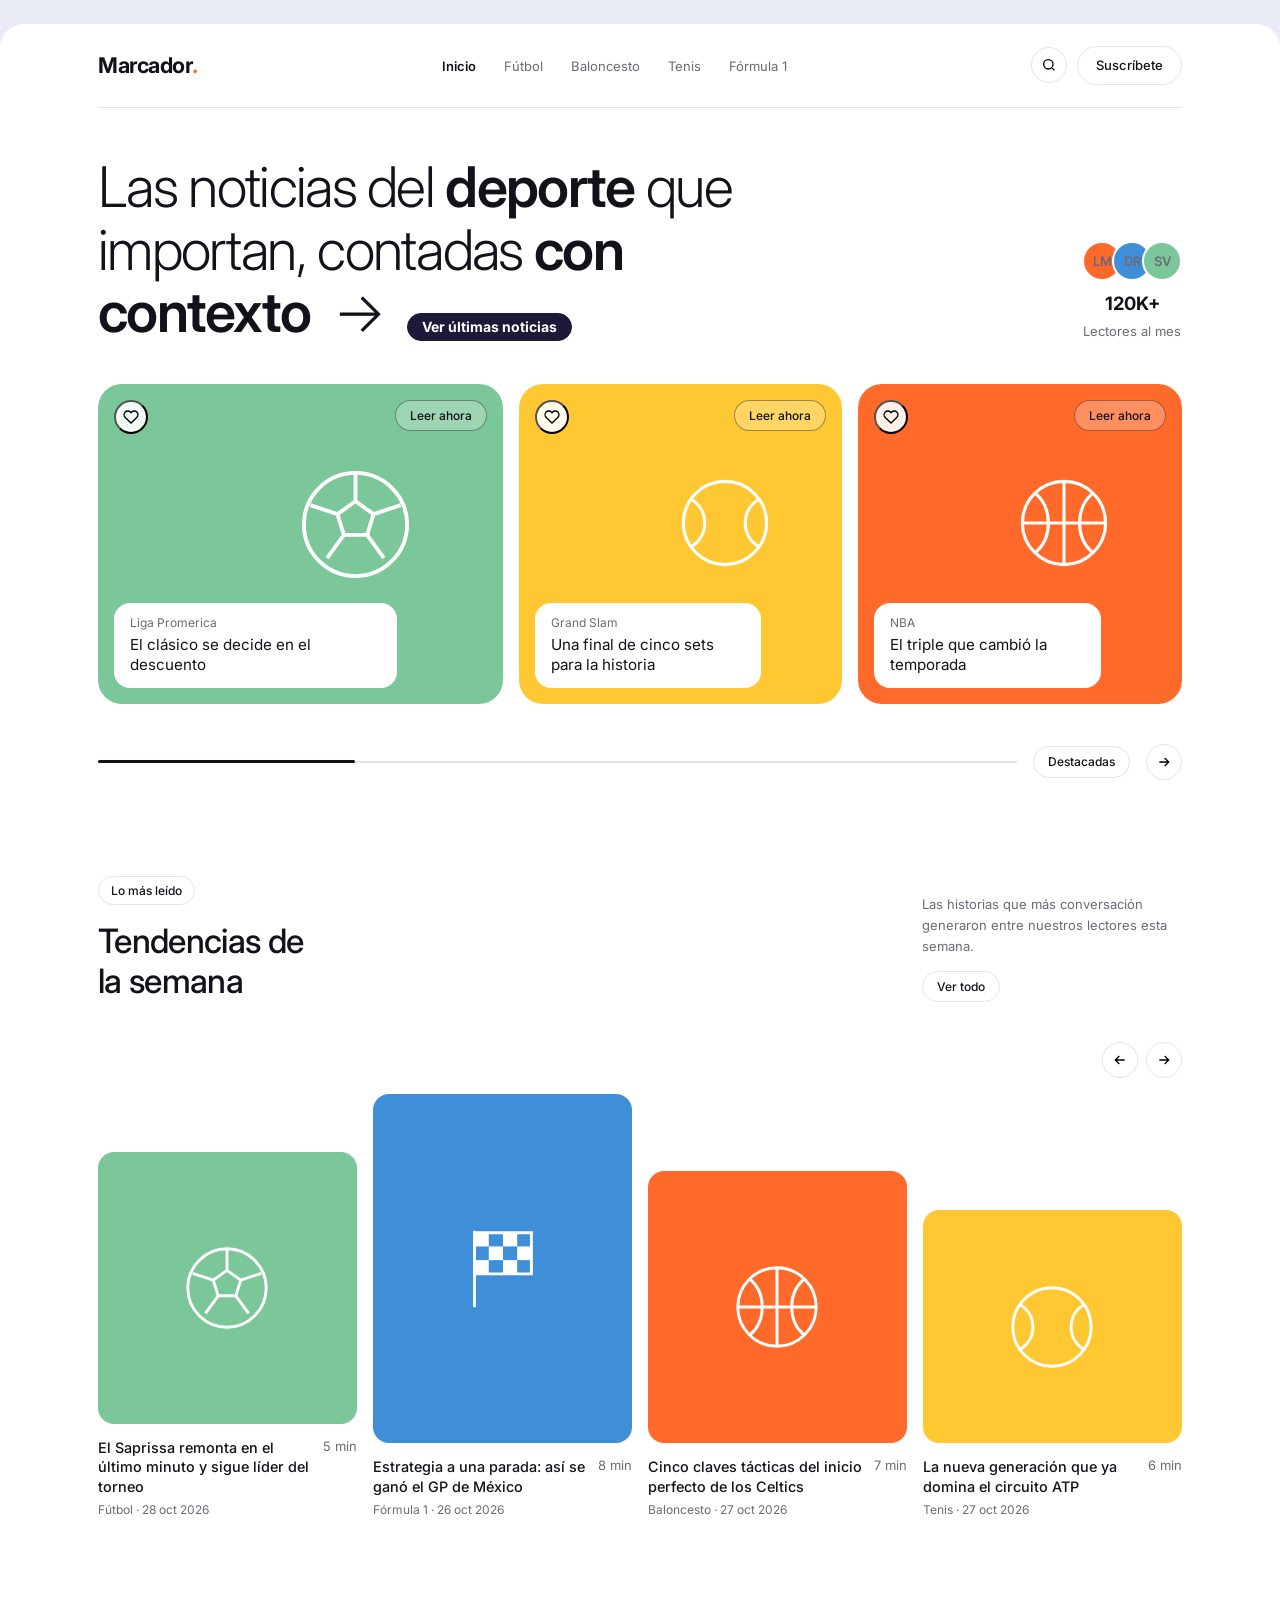
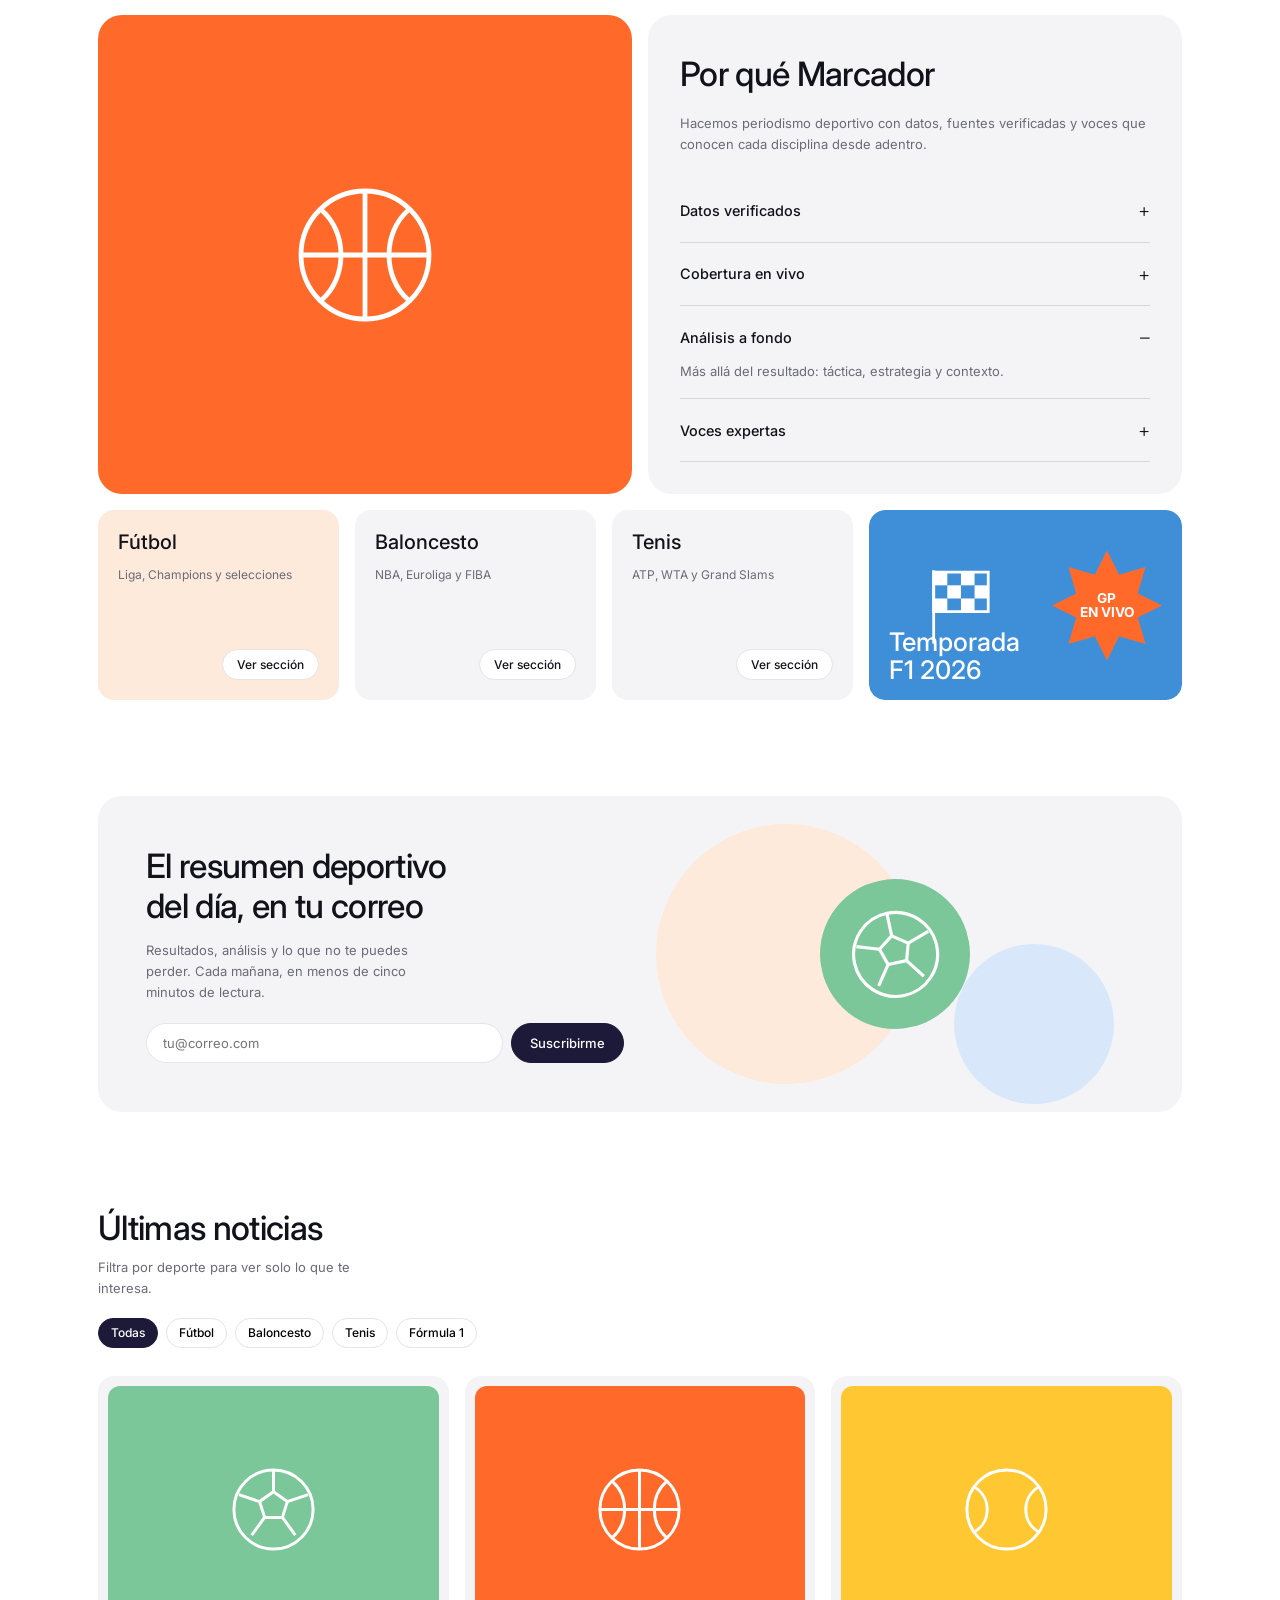
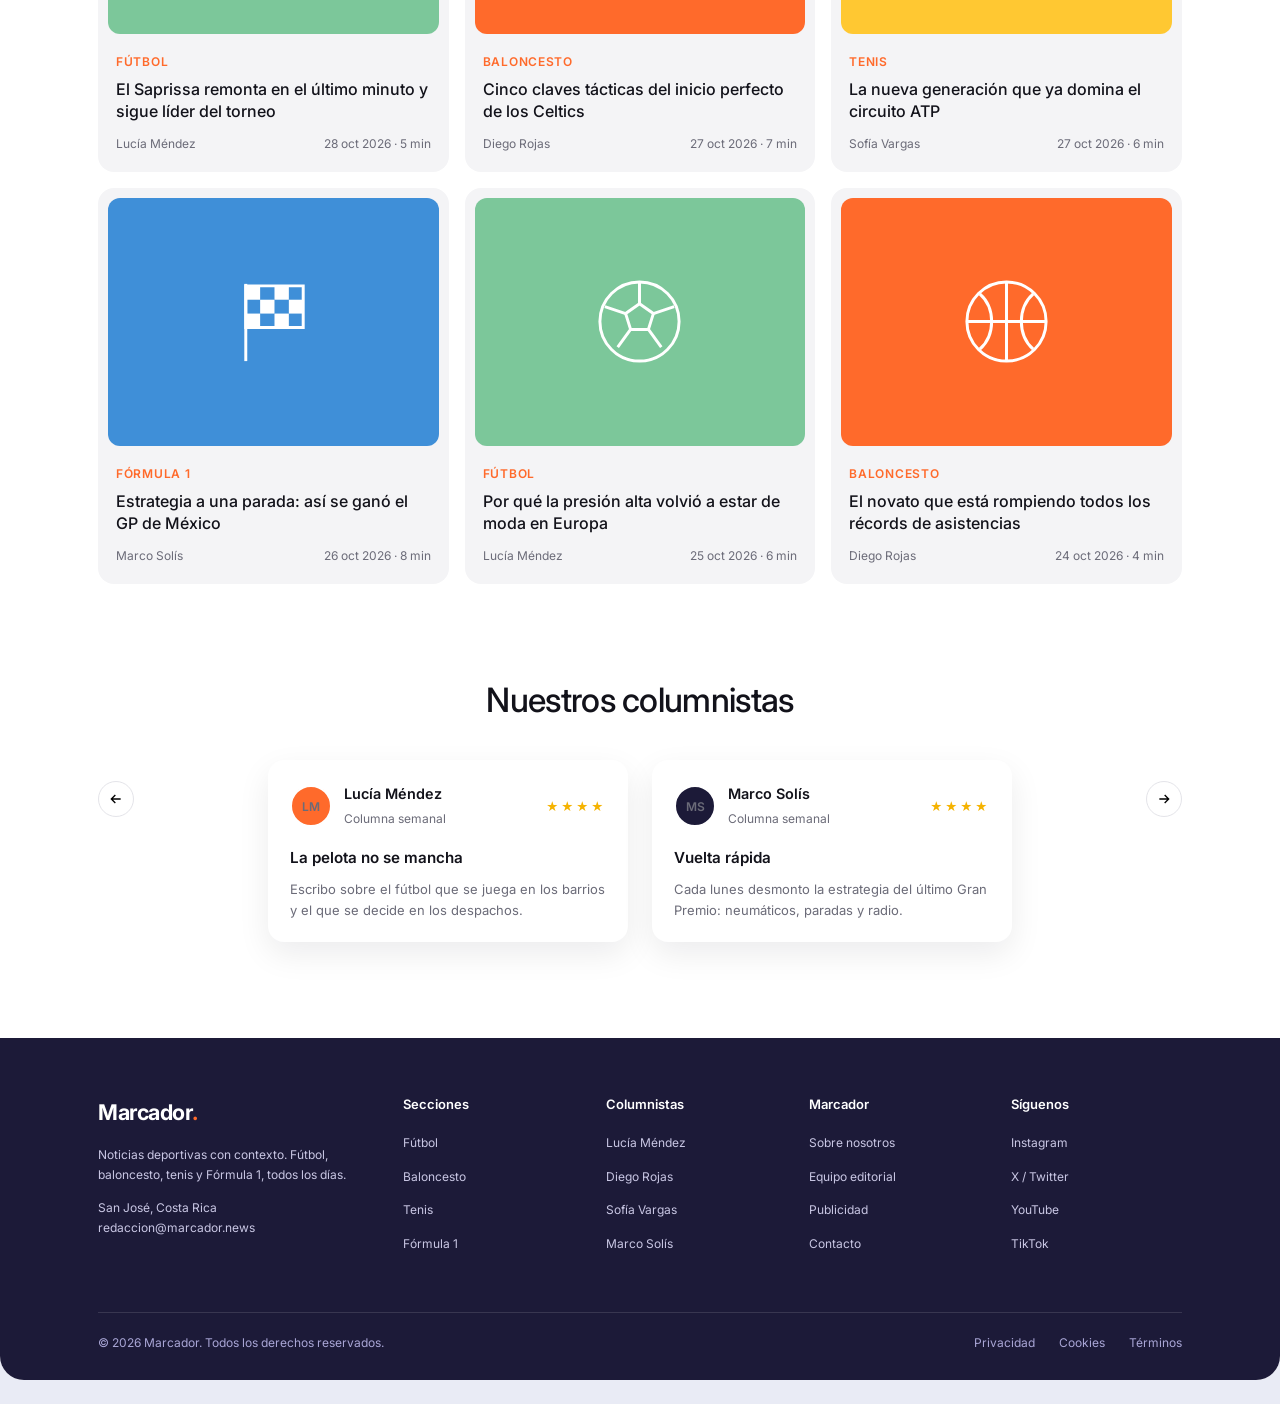
<file: index.html>
<!DOCTYPE html>
<html lang="es">
<head>
  <meta charset="UTF-8">
  <meta name="viewport" content="width=device-width, initial-scale=1.0">
  <title>Noticias deportivas · Marcador</title>
  <meta name="description" content="Noticias de fútbol, baloncesto, tenis y Fórmula 1.">
  <link rel="preconnect" href="https://fonts.googleapis.com">
  <link rel="preconnect" href="https://fonts.gstatic.com" crossorigin>
  <link href="https://fonts.googleapis.com/css2?family=Inter:wght@300;400;500;600;700&display=swap" rel="stylesheet">
  <link rel="stylesheet" href="css/styles.css">
</head>
<body>
<div class="page">
  <div class="container">
    <header class="site-header">
      <a href="index.html" class="logo">Marcador<span>.</span></a>
      <nav class="main-nav" id="main-nav" aria-label="Principal">
        <ul>
          <li><a href="index.html" aria-current="page">Inicio</a></li>
          <li><a href="categoria-futbol.html">Fútbol</a></li>
          <li><a href="categoria-baloncesto.html">Baloncesto</a></li>
          <li><a href="categoria-tenis.html">Tenis</a></li>
          <li><a href="categoria-f1.html">Fórmula 1</a></li>
        </ul>
      </nav>
      <div class="header-actions">
        <button class="icon-btn" aria-label="Buscar"><svg viewBox="0 0 24 24" fill="none" stroke="currentColor" stroke-width="2"><circle cx="11" cy="11" r="7"/><path d="m20 20-3.5-3.5"/></svg></button>
        <a href="#newsletter" class="btn">Suscríbete</a>
        <button class="icon-btn menu-toggle" aria-label="Abrir menú" aria-controls="main-nav" aria-expanded="false"><svg viewBox="0 0 24 24" fill="none" stroke="currentColor" stroke-width="2"><path d="M4 7h16M4 12h16M4 17h16"/></svg></button>
      </div>
    </header>

    <section class="hero">
      <h1 class="hero__title">Las noticias del <strong>deporte</strong> que importan, contadas <strong>con contexto</strong> <span class="arrow">→</span> <a href="#ultimas" class="btn btn--dark btn--sm">Ver últimas noticias</a></h1>
      <div class="readers">
        <div class="avatars"><span class="avatar" style="background:#ff6a2b" >LM</span><span class="avatar" style="background:#3f8fd8" >DR</span><span class="avatar" style="background:#7cc79a" >SV</span></div>
        <strong>120K+</strong>
        <span>Lectores al mes</span>
      </div>
    </section>

    <section class="featured-grid" aria-label="Destacadas">
        <article class="feature-card">
          <div class="media media--futbol" role="img" aria-label="Imagen de Fútbol"></div>
          <button class="feature-card__like" aria-label="Guardar"><svg viewBox="0 0 24 24" fill="none" stroke="currentColor" stroke-width="2"><path d="M20.8 4.6a5.5 5.5 0 0 0-7.8 0L12 5.7l-1-1.1a5.5 5.5 0 0 0-7.8 7.8l1 1.1L12 21l7.8-7.5 1-1.1a5.5 5.5 0 0 0 0-7.8z"/></svg></button>
          <div class="feature-card__cta"><a href="articulo.html" class="btn btn--sm">Leer ahora</a></div>
          <div class="feature-card__caption"><small>Liga Promerica</small>El clásico se decide en el descuento</div>
        </article>
        <article class="feature-card">
          <div class="media media--tenis" role="img" aria-label="Imagen de Tenis"></div>
          <button class="feature-card__like" aria-label="Guardar"><svg viewBox="0 0 24 24" fill="none" stroke="currentColor" stroke-width="2"><path d="M20.8 4.6a5.5 5.5 0 0 0-7.8 0L12 5.7l-1-1.1a5.5 5.5 0 0 0-7.8 7.8l1 1.1L12 21l7.8-7.5 1-1.1a5.5 5.5 0 0 0 0-7.8z"/></svg></button>
          <div class="feature-card__cta"><a href="articulo.html" class="btn btn--sm">Leer ahora</a></div>
          <div class="feature-card__caption"><small>Grand Slam</small>Una final de cinco sets para la historia</div>
        </article>
        <article class="feature-card">
          <div class="media media--baloncesto" role="img" aria-label="Imagen de Baloncesto"></div>
          <button class="feature-card__like" aria-label="Guardar"><svg viewBox="0 0 24 24" fill="none" stroke="currentColor" stroke-width="2"><path d="M20.8 4.6a5.5 5.5 0 0 0-7.8 0L12 5.7l-1-1.1a5.5 5.5 0 0 0-7.8 7.8l1 1.1L12 21l7.8-7.5 1-1.1a5.5 5.5 0 0 0 0-7.8z"/></svg></button>
          <div class="feature-card__cta"><a href="articulo.html" class="btn btn--sm">Leer ahora</a></div>
          <div class="feature-card__caption"><small>NBA</small>El triple que cambió la temporada</div>
        </article>
    </section>

    <div class="slider-bar">
      <div class="slider-bar__track"></div>
      <span class="btn btn--sm">Destacadas</span>
      <button class="icon-btn" aria-label="Siguiente"><svg viewBox="0 0 24 24" fill="none" stroke="currentColor" stroke-width="2"><path d="M5 12h14m-6-6 6 6-6 6"/></svg></button>
    </div>

    <section class="section">
      <div class="section-head">
        <div>
          <span class="pill">Lo más leído</span>
          <h2 class="section-title">Tendencias de<br>la semana</h2>
        </div>
        <div class="section-head__aside">
          <p>Las historias que más conversación generaron entre nuestros lectores esta semana.</p>
          <a href="categoria-futbol.html" class="btn btn--sm">Ver todo</a>
        </div>
      </div>
      <div class="carousel-arrows">
        <button class="icon-btn" aria-label="Anterior"><svg viewBox="0 0 24 24" fill="none" stroke="currentColor" stroke-width="2"><path d="M19 12H5m6-6-6 6 6 6"/></svg></button>
        <button class="icon-btn" aria-label="Siguiente"><svg viewBox="0 0 24 24" fill="none" stroke="currentColor" stroke-width="2"><path d="M5 12h14m-6-6 6 6-6 6"/></svg></button>
      </div>
      <div class="trending-grid">
        <article class="trend-card">
          <a href="articulo.html">
            <div class="media media--futbol" role="img" aria-label="Imagen de Fútbol"></div>
            <div class="trend-card__row">El Saprissa remonta en el último minuto y sigue líder del torneo<span>5 min</span></div>
            <div class="trend-card__meta">Fútbol · 28 oct 2026</div>
          </a>
        </article>
        <article class="trend-card">
          <a href="articulo.html">
            <div class="media media--f1" role="img" aria-label="Imagen de Fórmula 1"></div>
            <div class="trend-card__row">Estrategia a una parada: así se ganó el GP de México<span>8 min</span></div>
            <div class="trend-card__meta">Fórmula 1 · 26 oct 2026</div>
          </a>
        </article>
        <article class="trend-card">
          <a href="articulo.html">
            <div class="media media--baloncesto" role="img" aria-label="Imagen de Baloncesto"></div>
            <div class="trend-card__row">Cinco claves tácticas del inicio perfecto de los Celtics<span>7 min</span></div>
            <div class="trend-card__meta">Baloncesto · 27 oct 2026</div>
          </a>
        </article>
        <article class="trend-card">
          <a href="articulo.html">
            <div class="media media--tenis" role="img" aria-label="Imagen de Tenis"></div>
            <div class="trend-card__row">La nueva generación que ya domina el circuito ATP<span>6 min</span></div>
            <div class="trend-card__meta">Tenis · 27 oct 2026</div>
          </a>
        </article>
      </div>
    </section>

    <section class="section">
      <div class="why">
        <div class="media media--baloncesto" role="img" aria-label="Imagen de baloncesto"></div>
        <div class="why__panel">
          <h2>Por qué Marcador</h2>
          <p>Hacemos periodismo deportivo con datos, fuentes verificadas y voces que conocen cada disciplina desde adentro.</p>
          <div class="accordion">
            <details><summary>Datos verificados</summary><p>Cada estadística se contrasta con fuentes oficiales antes de publicarse.</p></details>
            <details><summary>Cobertura en vivo</summary><p>Minuto a minuto de los partidos y carreras más importantes.</p></details>
            <details open><summary>Análisis a fondo</summary><p>Más allá del resultado: táctica, estrategia y contexto.</p></details>
            <details><summary>Voces expertas</summary><p>Columnistas con años en cada deporte.</p></details>
          </div>
        </div>
      </div>
      <div class="cat-grid">
        <a href="categoria-futbol.html" class="cat-tile cat-tile--peach">
          <div>
            <h3>Fútbol</h3>
            <p>Liga, Champions y selecciones</p>
          </div>
          <span class="btn btn--sm">Ver sección</span>
        </a>
        <a href="categoria-baloncesto.html" class="cat-tile">
          <div>
            <h3>Baloncesto</h3>
            <p>NBA, Euroliga y FIBA</p>
          </div>
          <span class="btn btn--sm">Ver sección</span>
        </a>
        <a href="categoria-tenis.html" class="cat-tile">
          <div>
            <h3>Tenis</h3>
            <p>ATP, WTA y Grand Slams</p>
          </div>
          <span class="btn btn--sm">Ver sección</span>
        </a>
        <a href="categoria-f1.html" class="promo-tile">
          <div class="media media--f1" role="img" aria-label="Imagen de Fórmula 1"></div>
          <span class="promo-tile__text">Temporada<br>F1 2026</span>
          <span class="burst">GP<br>EN VIVO</span>
        </a>
      </div>
    </section>

    <section class="section" id="newsletter">
      <div class="banner">
        <div>
          <h2>El resumen deportivo<br>del día, en tu correo</h2>
          <p>Resultados, análisis y lo que no te puedes perder. Cada mañana, en menos de cinco minutos de lectura.</p>
          <form class="banner__form" onsubmit="event.preventDefault()">
            <label class="sr-only" for="nl-email">Correo electrónico</label>
            <input id="nl-email" type="email" placeholder="tu@correo.com" required>
            <button class="btn btn--dark" type="submit">Suscribirme</button>
          </form>
        </div>
        <div class="banner__art" aria-hidden="true">
          <span class="banner__circle banner__circle--peach"></span>
          <span class="banner__circle banner__circle--blue"></span>
          <span class="banner__ball media media--futbol"></span>
        </div>
      </div>
    </section>

    <section class="section" id="ultimas">
      <h2 class="section-title">Últimas noticias</h2>
      <p style="font-size:var(--fs-small);color:var(--color-text-muted);margin:8px 0 20px;max-width:300px">Filtra por deporte para ver solo lo que te interesa.</p>
      <div class="filters">
        <button class="pill is-active" data-filter="all">Todas</button>
        <button class="pill" data-filter="futbol">Fútbol</button>
        <button class="pill" data-filter="baloncesto">Baloncesto</button>
        <button class="pill" data-filter="tenis">Tenis</button>
        <button class="pill" data-filter="f1">Fórmula 1</button>
      </div>
      <div class="post-grid" data-filterable>
        <article class="post-card" data-cat="futbol">
          <a href="articulo.html">
            <div class="media media--futbol" role="img" aria-label="Imagen de Fútbol"></div>
            <div class="post-card__body">
              <span class="post-card__cat">Fútbol</span>
              <h3 class="post-card__title">El Saprissa remonta en el último minuto y sigue líder del torneo</h3>
              <div class="post-card__meta"><span>Lucía Méndez</span><span>28 oct 2026 · 5 min</span></div>
            </div>
          </a>
        </article>
        <article class="post-card" data-cat="baloncesto">
          <a href="articulo.html">
            <div class="media media--baloncesto" role="img" aria-label="Imagen de Baloncesto"></div>
            <div class="post-card__body">
              <span class="post-card__cat">Baloncesto</span>
              <h3 class="post-card__title">Cinco claves tácticas del inicio perfecto de los Celtics</h3>
              <div class="post-card__meta"><span>Diego Rojas</span><span>27 oct 2026 · 7 min</span></div>
            </div>
          </a>
        </article>
        <article class="post-card" data-cat="tenis">
          <a href="articulo.html">
            <div class="media media--tenis" role="img" aria-label="Imagen de Tenis"></div>
            <div class="post-card__body">
              <span class="post-card__cat">Tenis</span>
              <h3 class="post-card__title">La nueva generación que ya domina el circuito ATP</h3>
              <div class="post-card__meta"><span>Sofía Vargas</span><span>27 oct 2026 · 6 min</span></div>
            </div>
          </a>
        </article>
        <article class="post-card" data-cat="f1">
          <a href="articulo.html">
            <div class="media media--f1" role="img" aria-label="Imagen de Fórmula 1"></div>
            <div class="post-card__body">
              <span class="post-card__cat">Fórmula 1</span>
              <h3 class="post-card__title">Estrategia a una parada: así se ganó el GP de México</h3>
              <div class="post-card__meta"><span>Marco Solís</span><span>26 oct 2026 · 8 min</span></div>
            </div>
          </a>
        </article>
        <article class="post-card" data-cat="futbol">
          <a href="articulo.html">
            <div class="media media--futbol" role="img" aria-label="Imagen de Fútbol"></div>
            <div class="post-card__body">
              <span class="post-card__cat">Fútbol</span>
              <h3 class="post-card__title">Por qué la presión alta volvió a estar de moda en Europa</h3>
              <div class="post-card__meta"><span>Lucía Méndez</span><span>25 oct 2026 · 6 min</span></div>
            </div>
          </a>
        </article>
        <article class="post-card" data-cat="baloncesto">
          <a href="articulo.html">
            <div class="media media--baloncesto" role="img" aria-label="Imagen de Baloncesto"></div>
            <div class="post-card__body">
              <span class="post-card__cat">Baloncesto</span>
              <h3 class="post-card__title">El novato que está rompiendo todos los récords de asistencias</h3>
              <div class="post-card__meta"><span>Diego Rojas</span><span>24 oct 2026 · 4 min</span></div>
            </div>
          </a>
        </article>
      </div>
    </section>

    <section class="section columnists">
      <h2 class="section-title">Nuestros columnistas</h2>
      <div class="columnists__track">
          <article class="quote-card">
            <div class="quote-card__head">
              <span class="avatar" style="background:#ff6a2b" >LM</span>
              <div><strong>Lucía Méndez</strong><span>Columna semanal</span></div>
              <span class="stars" aria-label="Valoración 4 de 5">★★★★</span>
            </div>
            <h3>La pelota no se mancha</h3>
            <p>Escribo sobre el fútbol que se juega en los barrios y el que se decide en los despachos.</p>
          </article>
          <article class="quote-card">
            <div class="quote-card__head">
              <span class="avatar" style="background:#1c1a38" >MS</span>
              <div><strong>Marco Solís</strong><span>Columna semanal</span></div>
              <span class="stars" aria-label="Valoración 4 de 5">★★★★</span>
            </div>
            <h3>Vuelta rápida</h3>
            <p>Cada lunes desmonto la estrategia del último Gran Premio: neumáticos, paradas y radio.</p>
          </article>
      </div>
      <div class="columnists__nav">
        <button class="icon-btn" aria-label="Anterior"><svg viewBox="0 0 24 24" fill="none" stroke="currentColor" stroke-width="2"><path d="M19 12H5m6-6-6 6 6 6"/></svg></button>
        <button class="icon-btn" aria-label="Siguiente"><svg viewBox="0 0 24 24" fill="none" stroke="currentColor" stroke-width="2"><path d="M5 12h14m-6-6 6 6-6 6"/></svg></button>
      </div>
    </section>
  </div>

  <footer class="site-footer">
    <div class="container">
      <div class="footer-grid">
        <div class="footer-about">
          <a href="index.html" class="logo">Marcador<span>.</span></a>
          <p>Noticias deportivas con contexto. Fútbol, baloncesto, tenis y Fórmula 1, todos los días.</p>
          <p>San José, Costa Rica<br>redaccion@marcador.news</p>
        </div>
        <div>
          <h4>Secciones</h4>
          <ul>
            <li><a href="categoria-futbol.html">Fútbol</a></li>
            <li><a href="categoria-baloncesto.html">Baloncesto</a></li>
            <li><a href="categoria-tenis.html">Tenis</a></li>
            <li><a href="categoria-f1.html">Fórmula 1</a></li>
          </ul>
        </div>
        <div>
          <h4>Columnistas</h4>
          <ul>
            <li><a href="autor.html">Lucía Méndez</a></li>
            <li><a href="autor.html">Diego Rojas</a></li>
            <li><a href="autor.html">Sofía Vargas</a></li>
            <li><a href="autor.html">Marco Solís</a></li>
          </ul>
        </div>
        <div>
          <h4>Marcador</h4>
          <ul>
            <li><a href="#">Sobre nosotros</a></li>
            <li><a href="#">Equipo editorial</a></li>
            <li><a href="#">Publicidad</a></li>
            <li><a href="#">Contacto</a></li>
          </ul>
        </div>
        <div>
          <h4>Síguenos</h4>
          <ul>
            <li><a href="#">Instagram</a></li>
            <li><a href="#">X / Twitter</a></li>
            <li><a href="#">YouTube</a></li>
            <li><a href="#">TikTok</a></li>
          </ul>
        </div>
      </div>
      <div class="footer-bottom">
        <span>© 2026 Marcador. Todos los derechos reservados.</span>
        <nav aria-label="Legal">
          <a href="#">Privacidad</a>
          <a href="#">Cookies</a>
          <a href="#">Términos</a>
        </nav>
      </div>
    </div>
  </footer>
</div>
<script src="js/main.js"></script>
</body>
</html>
</file>
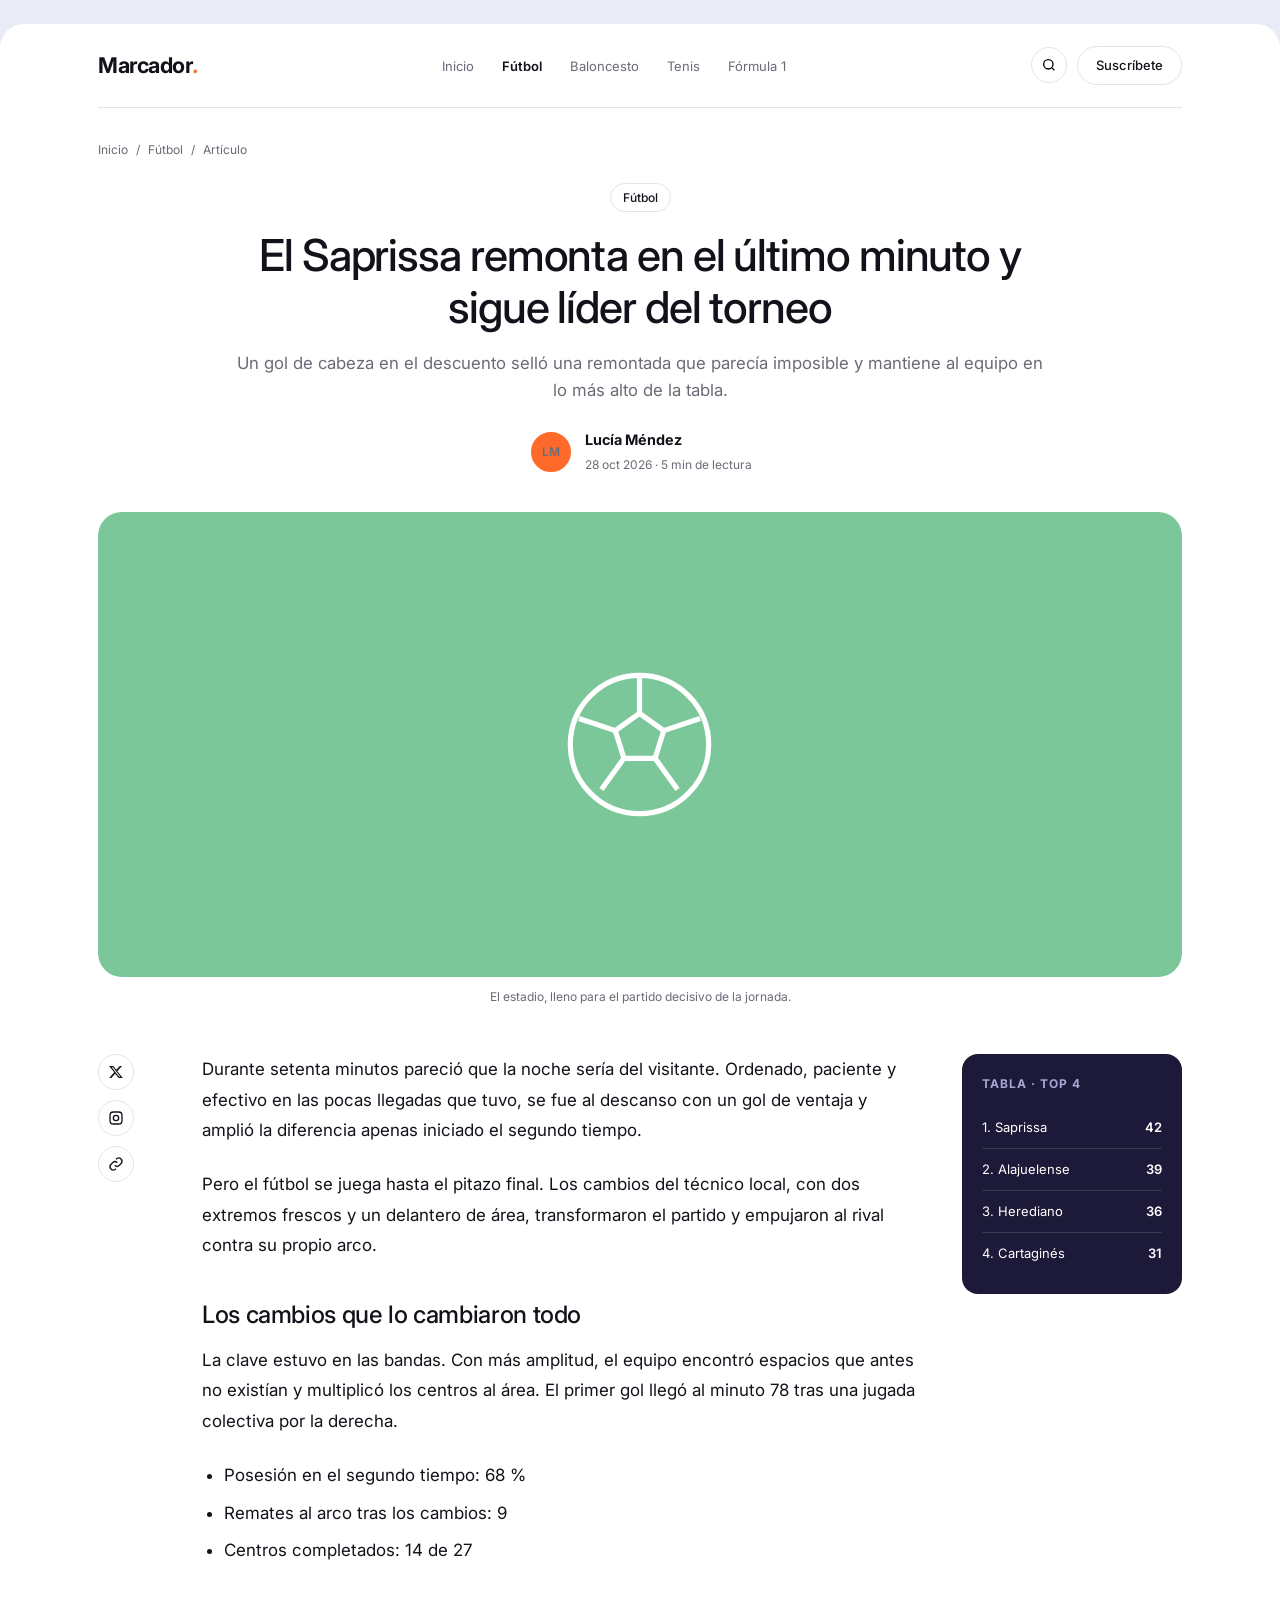
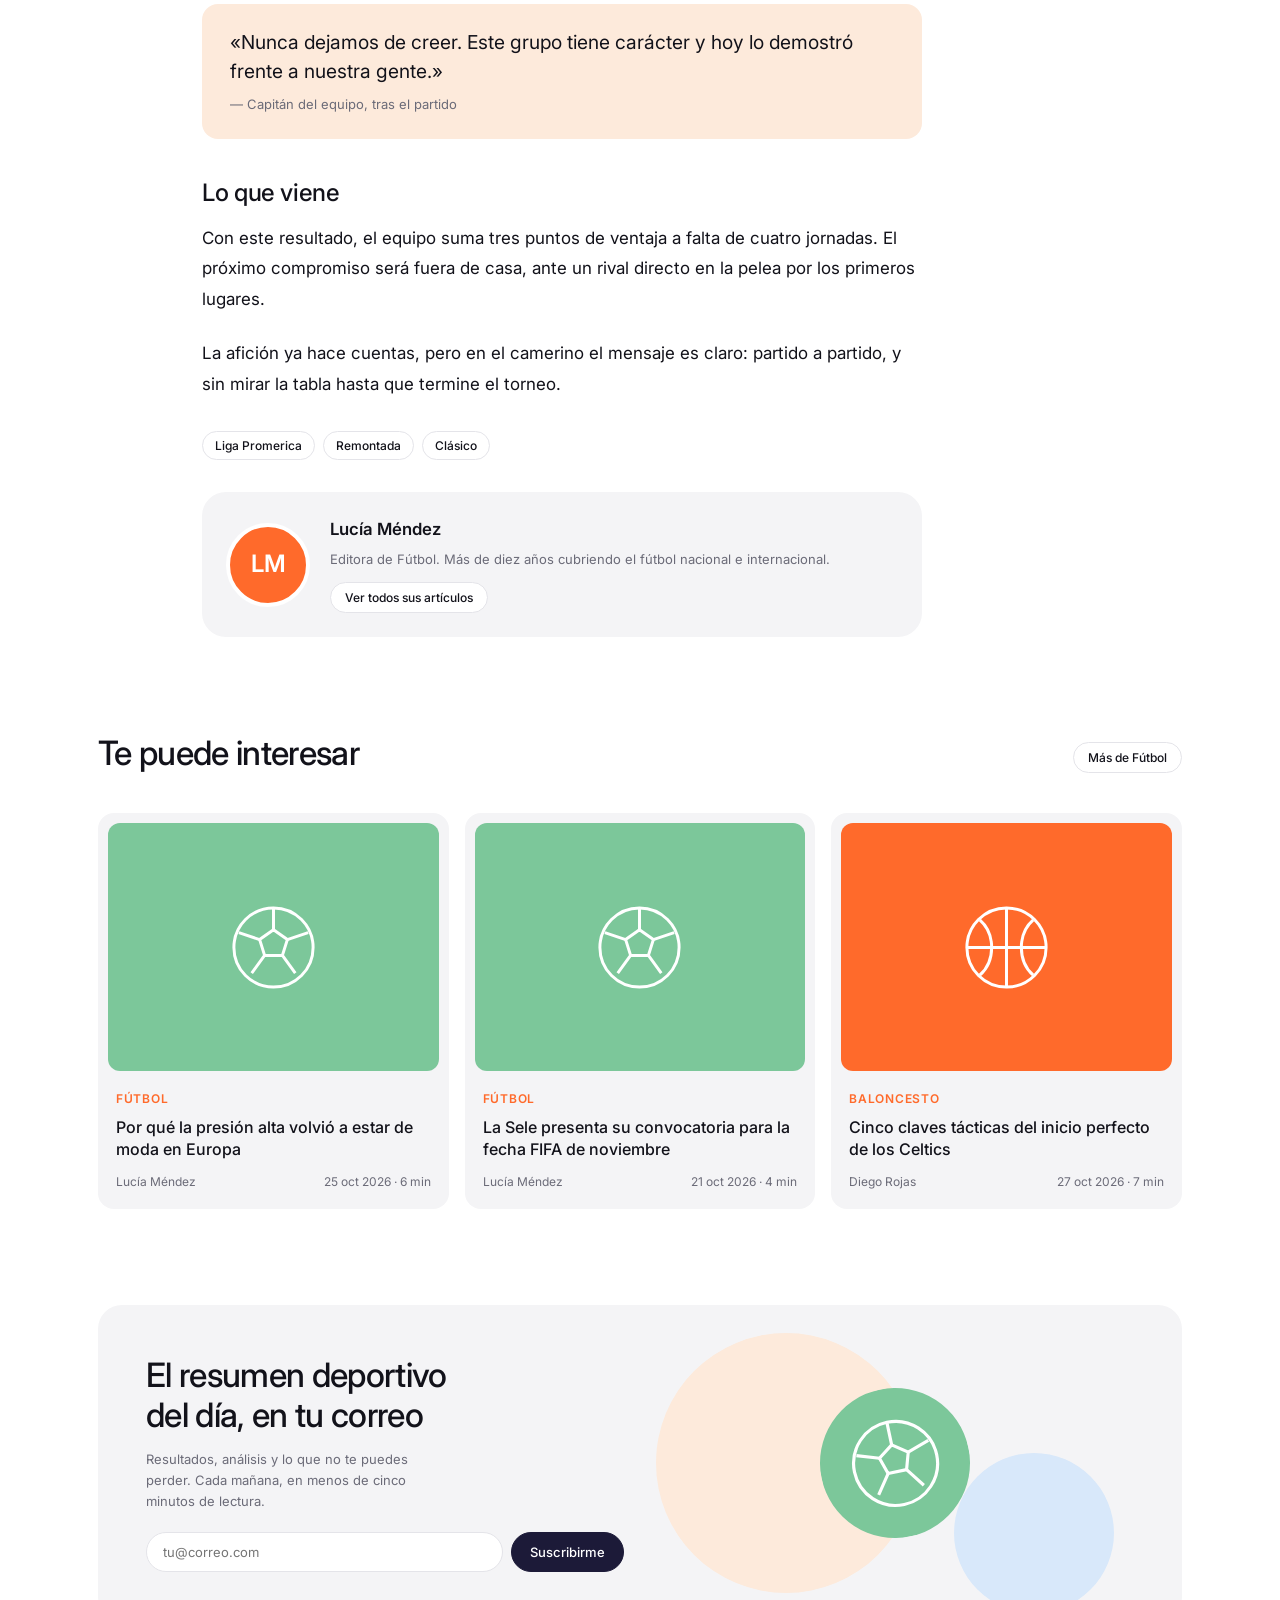
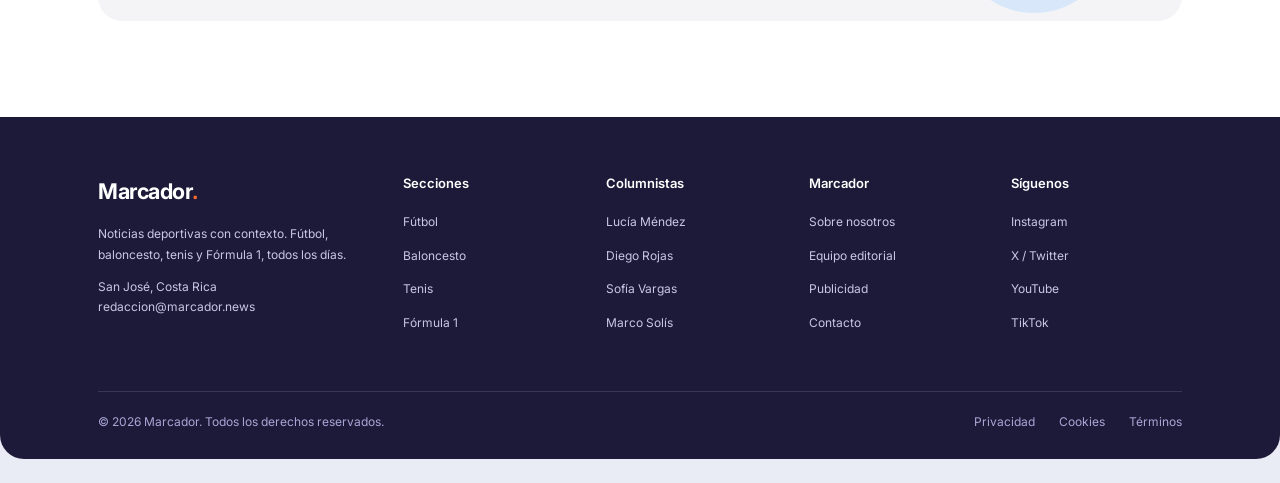
<file: articulo.html>
<!DOCTYPE html>
<html lang="es">
<head>
  <meta charset="UTF-8">
  <meta name="viewport" content="width=device-width, initial-scale=1.0">
  <title>El Saprissa remonta en el último minuto · Marcador</title>
  <meta name="description" content="Crónica del partido.">
  <link rel="preconnect" href="https://fonts.googleapis.com">
  <link rel="preconnect" href="https://fonts.gstatic.com" crossorigin>
  <link href="https://fonts.googleapis.com/css2?family=Inter:wght@300;400;500;600;700&display=swap" rel="stylesheet">
  <link rel="stylesheet" href="css/styles.css">
</head>
<body>
<div class="page">
  <div class="container">
    <header class="site-header">
      <a href="index.html" class="logo">Marcador<span>.</span></a>
      <nav class="main-nav" id="main-nav" aria-label="Principal">
        <ul>
          <li><a href="index.html">Inicio</a></li>
          <li><a href="categoria-futbol.html" aria-current="page">Fútbol</a></li>
          <li><a href="categoria-baloncesto.html">Baloncesto</a></li>
          <li><a href="categoria-tenis.html">Tenis</a></li>
          <li><a href="categoria-f1.html">Fórmula 1</a></li>
        </ul>
      </nav>
      <div class="header-actions">
        <button class="icon-btn" aria-label="Buscar"><svg viewBox="0 0 24 24" fill="none" stroke="currentColor" stroke-width="2"><circle cx="11" cy="11" r="7"/><path d="m20 20-3.5-3.5"/></svg></button>
        <a href="#newsletter" class="btn">Suscríbete</a>
        <button class="icon-btn menu-toggle" aria-label="Abrir menú" aria-controls="main-nav" aria-expanded="false"><svg viewBox="0 0 24 24" fill="none" stroke="currentColor" stroke-width="2"><path d="M4 7h16M4 12h16M4 17h16"/></svg></button>
      </div>
    </header>

    <nav class="breadcrumb" aria-label="Ruta"><a href="index.html">Inicio</a><span>/</span><a href="categoria-futbol.html">Fútbol</a><span>/</span><span>Artículo</span></nav>

    <header class="article-head">
      <a href="categoria-futbol.html" class="pill">Fútbol</a>
      <h1>El Saprissa remonta en el último minuto y sigue líder del torneo</h1>
      <p class="article-head__excerpt">Un gol de cabeza en el descuento selló una remontada que parecía imposible y mantiene al equipo en lo más alto de la tabla.</p>
      <a href="autor.html" class="byline">
        <span class="avatar" style="background:#ff6a2b" >LM</span>
        <div><strong>Lucía Méndez</strong><span>28 oct 2026 · 5 min de lectura</span></div>
      </a>
    </header>

    <figure style="margin:0">
      <div class="media media--futbol article-media" role="img" aria-label="Imagen principal del artículo"></div>
      <figcaption class="figcaption">El estadio, lleno para el partido decisivo de la jornada.</figcaption>
    </figure>

    <div class="article-layout">
      <aside class="share" aria-label="Compartir">
        <a href="#" class="icon-btn" aria-label="Compartir en X"><svg viewBox="0 0 24 24" fill="currentColor"><path d="M17.8 3h3.2l-7 8 8.2 10h-6.4l-5-6.2L5 21H1.8l7.5-8.6L1.5 3H8l4.5 5.7zM16.7 19.2h1.8L7.4 4.7H5.5z"/></svg></a>
        <a href="#" class="icon-btn" aria-label="Compartir en Instagram"><svg viewBox="0 0 24 24" fill="none" stroke="currentColor" stroke-width="2"><rect x="3" y="3" width="18" height="18" rx="5"/><circle cx="12" cy="12" r="4"/></svg></a>
        <a href="#" class="icon-btn" aria-label="Copiar enlace"><svg viewBox="0 0 24 24" fill="none" stroke="currentColor" stroke-width="2"><path d="M10 14a5 5 0 0 0 7 0l3-3a5 5 0 0 0-7-7l-1 1M14 10a5 5 0 0 0-7 0l-3 3a5 5 0 0 0 7 7l1-1"/></svg></a>
      </aside>

      <article>
        <div class="prose">
          <p>Durante setenta minutos pareció que la noche sería del visitante. Ordenado, paciente y efectivo en las pocas llegadas que tuvo, se fue al descanso con un gol de ventaja y amplió la diferencia apenas iniciado el segundo tiempo.</p>
          <p>Pero el fútbol se juega hasta el pitazo final. Los cambios del técnico local, con dos extremos frescos y un delantero de área, transformaron el partido y empujaron al rival contra su propio arco.</p>
          <h2>Los cambios que lo cambiaron todo</h2>
          <p>La clave estuvo en las bandas. Con más amplitud, el equipo encontró espacios que antes no existían y multiplicó los centros al área. El primer gol llegó al minuto 78 tras una jugada colectiva por la derecha.</p>
          <ul>
            <li>Posesión en el segundo tiempo: 68 %</li>
            <li>Remates al arco tras los cambios: 9</li>
            <li>Centros completados: 14 de 27</li>
          </ul>
          <blockquote>
            «Nunca dejamos de creer. Este grupo tiene carácter y hoy lo demostró frente a nuestra gente.»
            <cite>— Capitán del equipo, tras el partido</cite>
          </blockquote>
          <h2>Lo que viene</h2>
          <p>Con este resultado, el equipo suma tres puntos de ventaja a falta de cuatro jornadas. El próximo compromiso será fuera de casa, ante un rival directo en la pelea por los primeros lugares.</p>
          <p>La afición ya hace cuentas, pero en el camerino el mensaje es claro: partido a partido, y sin mirar la tabla hasta que termine el torneo.</p>
        </div>

        <div class="tags">
          <a href="#" class="pill">Liga Promerica</a>
          <a href="#" class="pill">Remontada</a>
          <a href="#" class="pill">Clásico</a>
        </div>

        <div class="author-box">
          <div class="author-hero__avatar" style="background:#ff6a2b">LM</div>
          <div>
            <h3>Lucía Méndez</h3>
            <p>Editora de Fútbol. Más de diez años cubriendo el fútbol nacional e internacional.</p>
            <a href="autor.html" class="btn btn--sm">Ver todos sus artículos</a>
          </div>
        </div>
      </article>

      <aside class="article-aside">
        <div class="scoreboard">
          <h4>Tabla · Top 4</h4>
          <div class="score-row"><span>1. Saprissa</span><strong>42</strong></div>
          <div class="score-row"><span>2. Alajuelense</span><strong>39</strong></div>
          <div class="score-row"><span>3. Herediano</span><strong>36</strong></div>
          <div class="score-row"><span>4. Cartaginés</span><strong>31</strong></div>
        </div>
      </aside>
    </div>

    <section class="section">
      <div class="section-head">
        <h2 class="section-title">Te puede interesar</h2>
        <a href="categoria-futbol.html" class="btn btn--sm">Más de Fútbol</a>
      </div>
      <div class="post-grid">
        <article class="post-card" data-cat="futbol">
          <a href="articulo.html">
            <div class="media media--futbol" role="img" aria-label="Imagen de Fútbol"></div>
            <div class="post-card__body">
              <span class="post-card__cat">Fútbol</span>
              <h3 class="post-card__title">Por qué la presión alta volvió a estar de moda en Europa</h3>
              <div class="post-card__meta"><span>Lucía Méndez</span><span>25 oct 2026 · 6 min</span></div>
            </div>
          </a>
        </article>
        <article class="post-card" data-cat="futbol">
          <a href="articulo.html">
            <div class="media media--futbol" role="img" aria-label="Imagen de Fútbol"></div>
            <div class="post-card__body">
              <span class="post-card__cat">Fútbol</span>
              <h3 class="post-card__title">La Sele presenta su convocatoria para la fecha FIFA de noviembre</h3>
              <div class="post-card__meta"><span>Lucía Méndez</span><span>21 oct 2026 · 4 min</span></div>
            </div>
          </a>
        </article>
        <article class="post-card" data-cat="baloncesto">
          <a href="articulo.html">
            <div class="media media--baloncesto" role="img" aria-label="Imagen de Baloncesto"></div>
            <div class="post-card__body">
              <span class="post-card__cat">Baloncesto</span>
              <h3 class="post-card__title">Cinco claves tácticas del inicio perfecto de los Celtics</h3>
              <div class="post-card__meta"><span>Diego Rojas</span><span>27 oct 2026 · 7 min</span></div>
            </div>
          </a>
        </article>
      </div>
    </section>

    <section class="section" id="newsletter">
      <div class="banner">
        <div>
          <h2>El resumen deportivo<br>del día, en tu correo</h2>
          <p>Resultados, análisis y lo que no te puedes perder. Cada mañana, en menos de cinco minutos de lectura.</p>
          <form class="banner__form" onsubmit="event.preventDefault()">
            <label class="sr-only" for="nl-email">Correo electrónico</label>
            <input id="nl-email" type="email" placeholder="tu@correo.com" required>
            <button class="btn btn--dark" type="submit">Suscribirme</button>
          </form>
        </div>
        <div class="banner__art" aria-hidden="true">
          <span class="banner__circle banner__circle--peach"></span>
          <span class="banner__circle banner__circle--blue"></span>
          <span class="banner__ball media media--futbol"></span>
        </div>
      </div>
    </section>
  </div>

  <footer class="site-footer">
    <div class="container">
      <div class="footer-grid">
        <div class="footer-about">
          <a href="index.html" class="logo">Marcador<span>.</span></a>
          <p>Noticias deportivas con contexto. Fútbol, baloncesto, tenis y Fórmula 1, todos los días.</p>
          <p>San José, Costa Rica<br>redaccion@marcador.news</p>
        </div>
        <div>
          <h4>Secciones</h4>
          <ul>
            <li><a href="categoria-futbol.html">Fútbol</a></li>
            <li><a href="categoria-baloncesto.html">Baloncesto</a></li>
            <li><a href="categoria-tenis.html">Tenis</a></li>
            <li><a href="categoria-f1.html">Fórmula 1</a></li>
          </ul>
        </div>
        <div>
          <h4>Columnistas</h4>
          <ul>
            <li><a href="autor.html">Lucía Méndez</a></li>
            <li><a href="autor.html">Diego Rojas</a></li>
            <li><a href="autor.html">Sofía Vargas</a></li>
            <li><a href="autor.html">Marco Solís</a></li>
          </ul>
        </div>
        <div>
          <h4>Marcador</h4>
          <ul>
            <li><a href="#">Sobre nosotros</a></li>
            <li><a href="#">Equipo editorial</a></li>
            <li><a href="#">Publicidad</a></li>
            <li><a href="#">Contacto</a></li>
          </ul>
        </div>
        <div>
          <h4>Síguenos</h4>
          <ul>
            <li><a href="#">Instagram</a></li>
            <li><a href="#">X / Twitter</a></li>
            <li><a href="#">YouTube</a></li>
            <li><a href="#">TikTok</a></li>
          </ul>
        </div>
      </div>
      <div class="footer-bottom">
        <span>© 2026 Marcador. Todos los derechos reservados.</span>
        <nav aria-label="Legal">
          <a href="#">Privacidad</a>
          <a href="#">Cookies</a>
          <a href="#">Términos</a>
        </nav>
      </div>
    </div>
  </footer>
</div>
<script src="js/main.js"></script>
</body>
</html>
</file>
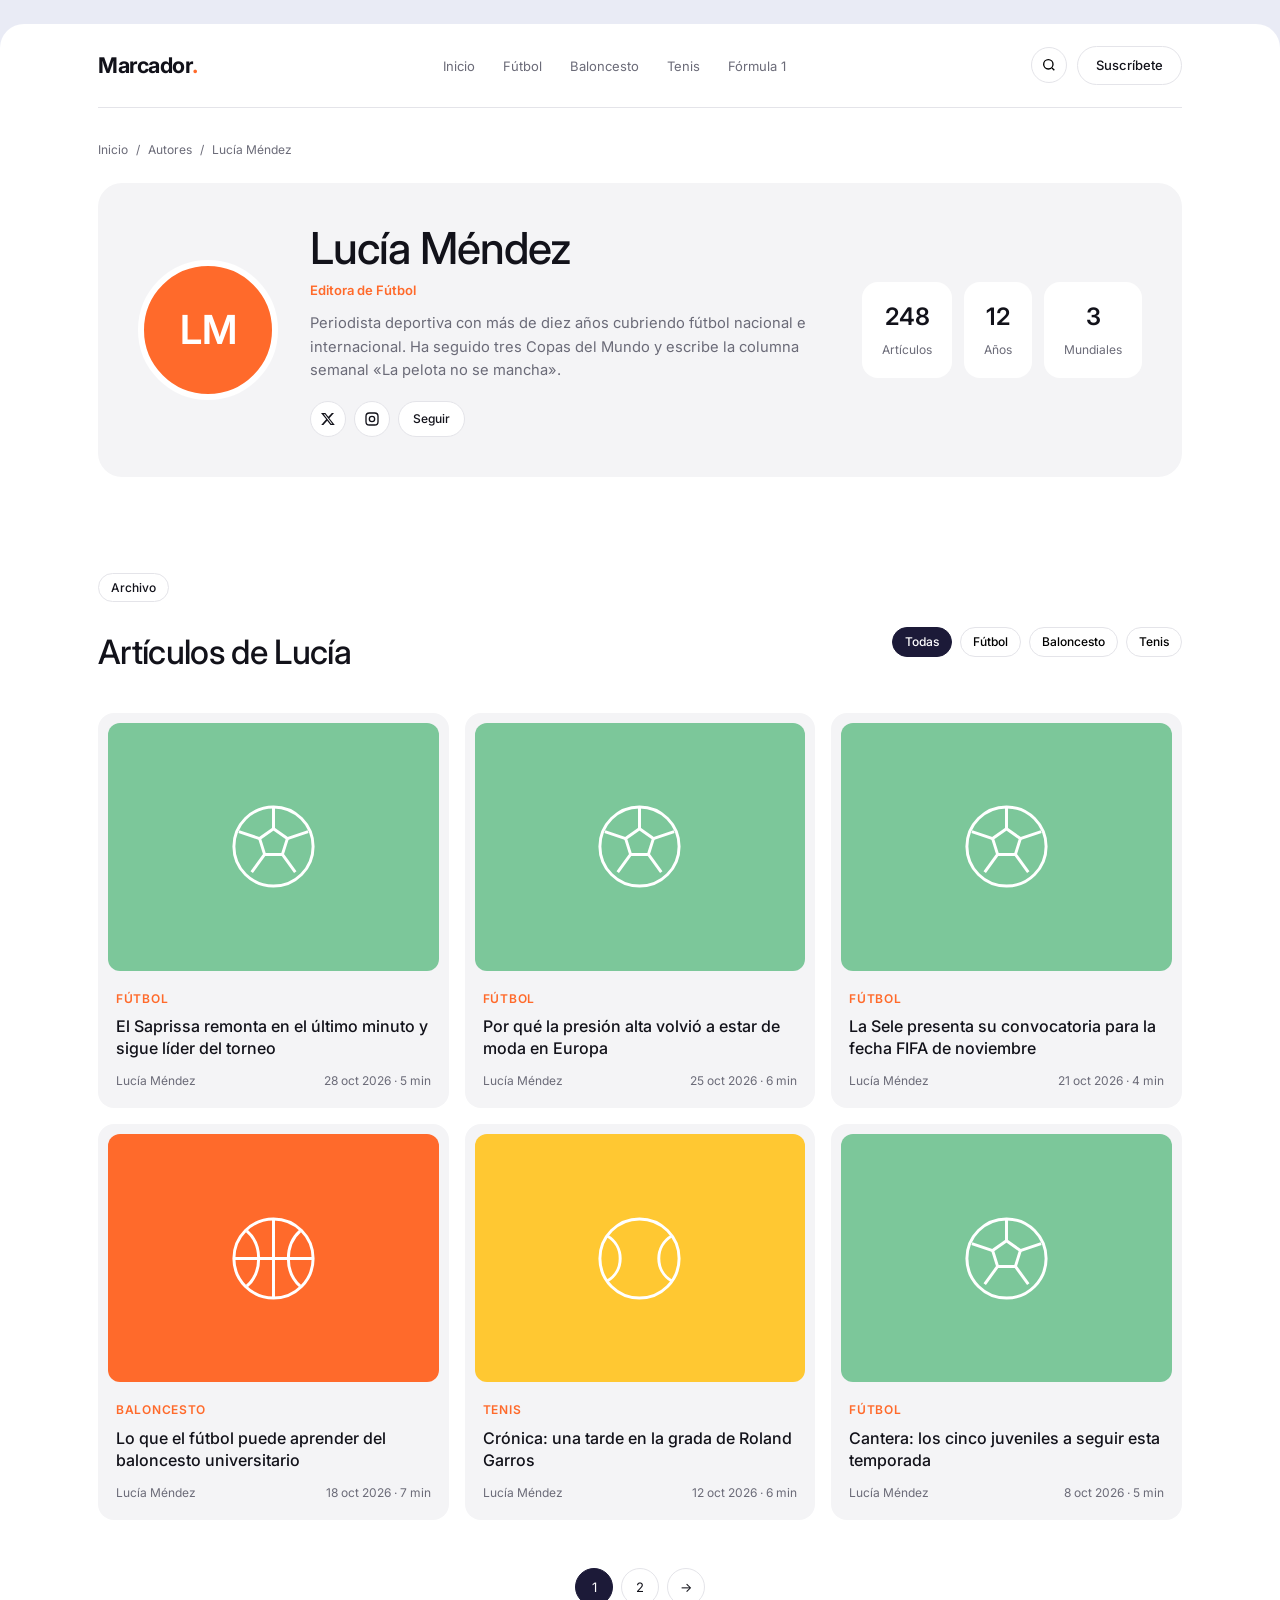
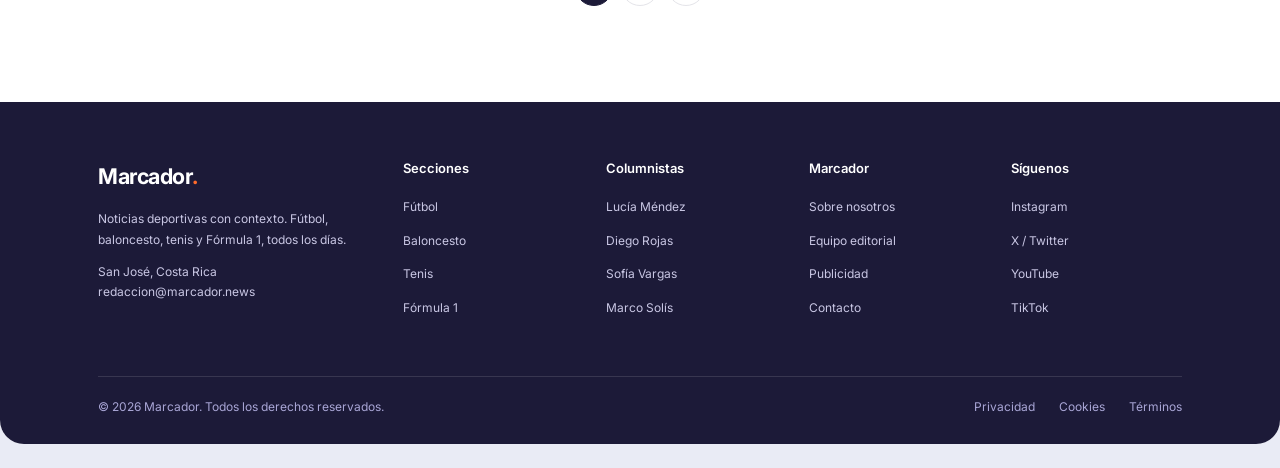
<file: autor.html>
<!DOCTYPE html>
<html lang="es">
<head>
  <meta charset="UTF-8">
  <meta name="viewport" content="width=device-width, initial-scale=1.0">
  <title>Lucía Méndez · Marcador</title>
  <meta name="description" content="Artículos de Lucía Méndez, editora de Fútbol en Marcador.">
  <link rel="preconnect" href="https://fonts.googleapis.com">
  <link rel="preconnect" href="https://fonts.gstatic.com" crossorigin>
  <link href="https://fonts.googleapis.com/css2?family=Inter:wght@300;400;500;600;700&display=swap" rel="stylesheet">
  <link rel="stylesheet" href="css/styles.css">
</head>
<body>
<div class="page">
  <div class="container">
    <header class="site-header">
      <a href="index.html" class="logo">Marcador<span>.</span></a>
      <nav class="main-nav" id="main-nav" aria-label="Principal">
        <ul>
          <li><a href="index.html">Inicio</a></li>
          <li><a href="categoria-futbol.html">Fútbol</a></li>
          <li><a href="categoria-baloncesto.html">Baloncesto</a></li>
          <li><a href="categoria-tenis.html">Tenis</a></li>
          <li><a href="categoria-f1.html">Fórmula 1</a></li>
        </ul>
      </nav>
      <div class="header-actions">
        <button class="icon-btn" aria-label="Buscar"><svg viewBox="0 0 24 24" fill="none" stroke="currentColor" stroke-width="2"><circle cx="11" cy="11" r="7"/><path d="m20 20-3.5-3.5"/></svg></button>
        <a href="#newsletter" class="btn">Suscríbete</a>
        <button class="icon-btn menu-toggle" aria-label="Abrir menú" aria-controls="main-nav" aria-expanded="false"><svg viewBox="0 0 24 24" fill="none" stroke="currentColor" stroke-width="2"><path d="M4 7h16M4 12h16M4 17h16"/></svg></button>
      </div>
    </header>

    <nav class="breadcrumb" aria-label="Ruta"><a href="index.html">Inicio</a><span>/</span><span>Autores</span><span>/</span><span>Lucía Méndez</span></nav>

    <section class="author-hero">
      <div class="author-hero__avatar" style="background:#ff6a2b">LM</div>
      <div>
        <h1>Lucía Méndez</h1>
        <p class="author-hero__role">Editora de Fútbol</p>
        <p class="author-hero__bio">Periodista deportiva con más de diez años cubriendo fútbol nacional e internacional. Ha seguido tres Copas del Mundo y escribe la columna semanal «La pelota no se mancha».</p>
        <div class="author-hero__social">
          <a href="#" class="icon-btn" aria-label="X"><svg viewBox="0 0 24 24" fill="currentColor"><path d="M17.8 3h3.2l-7 8 8.2 10h-6.4l-5-6.2L5 21H1.8l7.5-8.6L1.5 3H8l4.5 5.7zM16.7 19.2h1.8L7.4 4.7H5.5z"/></svg></a>
          <a href="#" class="icon-btn" aria-label="Instagram"><svg viewBox="0 0 24 24" fill="none" stroke="currentColor" stroke-width="2"><rect x="3" y="3" width="18" height="18" rx="5"/><circle cx="12" cy="12" r="4"/></svg></a>
          <a href="#" class="btn btn--sm">Seguir</a>
        </div>
      </div>
      <div class="stats">
        <div class="stat"><strong>248</strong><span>Artículos</span></div>
        <div class="stat"><strong>12</strong><span>Años</span></div>
        <div class="stat"><strong>3</strong><span>Mundiales</span></div>
      </div>
    </section>

    <section>
      <div class="section-head">
        <div>
          <span class="pill">Archivo</span>
          <h2 class="section-title" style="margin-top:14px">Artículos de Lucía</h2>
        </div>
        <div class="filters" style="margin:0">
          <button class="pill is-active" data-filter="all">Todas</button>
          <button class="pill" data-filter="futbol">Fútbol</button>
          <button class="pill" data-filter="baloncesto">Baloncesto</button>
          <button class="pill" data-filter="tenis">Tenis</button>
        </div>
      </div>
      <div class="post-grid" data-filterable>
        <article class="post-card" data-cat="futbol">
          <a href="articulo.html">
            <div class="media media--futbol" role="img" aria-label="Imagen de Fútbol"></div>
            <div class="post-card__body">
              <span class="post-card__cat">Fútbol</span>
              <h3 class="post-card__title">El Saprissa remonta en el último minuto y sigue líder del torneo</h3>
              <div class="post-card__meta"><span>Lucía Méndez</span><span>28 oct 2026 · 5 min</span></div>
            </div>
          </a>
        </article>
        <article class="post-card" data-cat="futbol">
          <a href="articulo.html">
            <div class="media media--futbol" role="img" aria-label="Imagen de Fútbol"></div>
            <div class="post-card__body">
              <span class="post-card__cat">Fútbol</span>
              <h3 class="post-card__title">Por qué la presión alta volvió a estar de moda en Europa</h3>
              <div class="post-card__meta"><span>Lucía Méndez</span><span>25 oct 2026 · 6 min</span></div>
            </div>
          </a>
        </article>
        <article class="post-card" data-cat="futbol">
          <a href="articulo.html">
            <div class="media media--futbol" role="img" aria-label="Imagen de Fútbol"></div>
            <div class="post-card__body">
              <span class="post-card__cat">Fútbol</span>
              <h3 class="post-card__title">La Sele presenta su convocatoria para la fecha FIFA de noviembre</h3>
              <div class="post-card__meta"><span>Lucía Méndez</span><span>21 oct 2026 · 4 min</span></div>
            </div>
          </a>
        </article>
        <article class="post-card" data-cat="baloncesto">
          <a href="articulo.html">
            <div class="media media--baloncesto" role="img" aria-label="Imagen de Baloncesto"></div>
            <div class="post-card__body">
              <span class="post-card__cat">Baloncesto</span>
              <h3 class="post-card__title">Lo que el fútbol puede aprender del baloncesto universitario</h3>
              <div class="post-card__meta"><span>Lucía Méndez</span><span>18 oct 2026 · 7 min</span></div>
            </div>
          </a>
        </article>
        <article class="post-card" data-cat="tenis">
          <a href="articulo.html">
            <div class="media media--tenis" role="img" aria-label="Imagen de Tenis"></div>
            <div class="post-card__body">
              <span class="post-card__cat">Tenis</span>
              <h3 class="post-card__title">Crónica: una tarde en la grada de Roland Garros</h3>
              <div class="post-card__meta"><span>Lucía Méndez</span><span>12 oct 2026 · 6 min</span></div>
            </div>
          </a>
        </article>
        <article class="post-card" data-cat="futbol">
          <a href="articulo.html">
            <div class="media media--futbol" role="img" aria-label="Imagen de Fútbol"></div>
            <div class="post-card__body">
              <span class="post-card__cat">Fútbol</span>
              <h3 class="post-card__title">Cantera: los cinco juveniles a seguir esta temporada</h3>
              <div class="post-card__meta"><span>Lucía Méndez</span><span>8 oct 2026 · 5 min</span></div>
            </div>
          </a>
        </article>
      </div>
      <nav class="pagination" aria-label="Paginación">
        <a href="#" class="is-active" aria-current="page">1</a><a href="#">2</a><a href="#" aria-label="Siguiente">→</a>
      </nav>
    </section>
  </div>

  <footer class="site-footer">
    <div class="container">
      <div class="footer-grid">
        <div class="footer-about">
          <a href="index.html" class="logo">Marcador<span>.</span></a>
          <p>Noticias deportivas con contexto. Fútbol, baloncesto, tenis y Fórmula 1, todos los días.</p>
          <p>San José, Costa Rica<br>redaccion@marcador.news</p>
        </div>
        <div>
          <h4>Secciones</h4>
          <ul>
            <li><a href="categoria-futbol.html">Fútbol</a></li>
            <li><a href="categoria-baloncesto.html">Baloncesto</a></li>
            <li><a href="categoria-tenis.html">Tenis</a></li>
            <li><a href="categoria-f1.html">Fórmula 1</a></li>
          </ul>
        </div>
        <div>
          <h4>Columnistas</h4>
          <ul>
            <li><a href="autor.html">Lucía Méndez</a></li>
            <li><a href="autor.html">Diego Rojas</a></li>
            <li><a href="autor.html">Sofía Vargas</a></li>
            <li><a href="autor.html">Marco Solís</a></li>
          </ul>
        </div>
        <div>
          <h4>Marcador</h4>
          <ul>
            <li><a href="#">Sobre nosotros</a></li>
            <li><a href="#">Equipo editorial</a></li>
            <li><a href="#">Publicidad</a></li>
            <li><a href="#">Contacto</a></li>
          </ul>
        </div>
        <div>
          <h4>Síguenos</h4>
          <ul>
            <li><a href="#">Instagram</a></li>
            <li><a href="#">X / Twitter</a></li>
            <li><a href="#">YouTube</a></li>
            <li><a href="#">TikTok</a></li>
          </ul>
        </div>
      </div>
      <div class="footer-bottom">
        <span>© 2026 Marcador. Todos los derechos reservados.</span>
        <nav aria-label="Legal">
          <a href="#">Privacidad</a>
          <a href="#">Cookies</a>
          <a href="#">Términos</a>
        </nav>
      </div>
    </div>
  </footer>
</div>
<script src="js/main.js"></script>
</body>
</html>
</file>
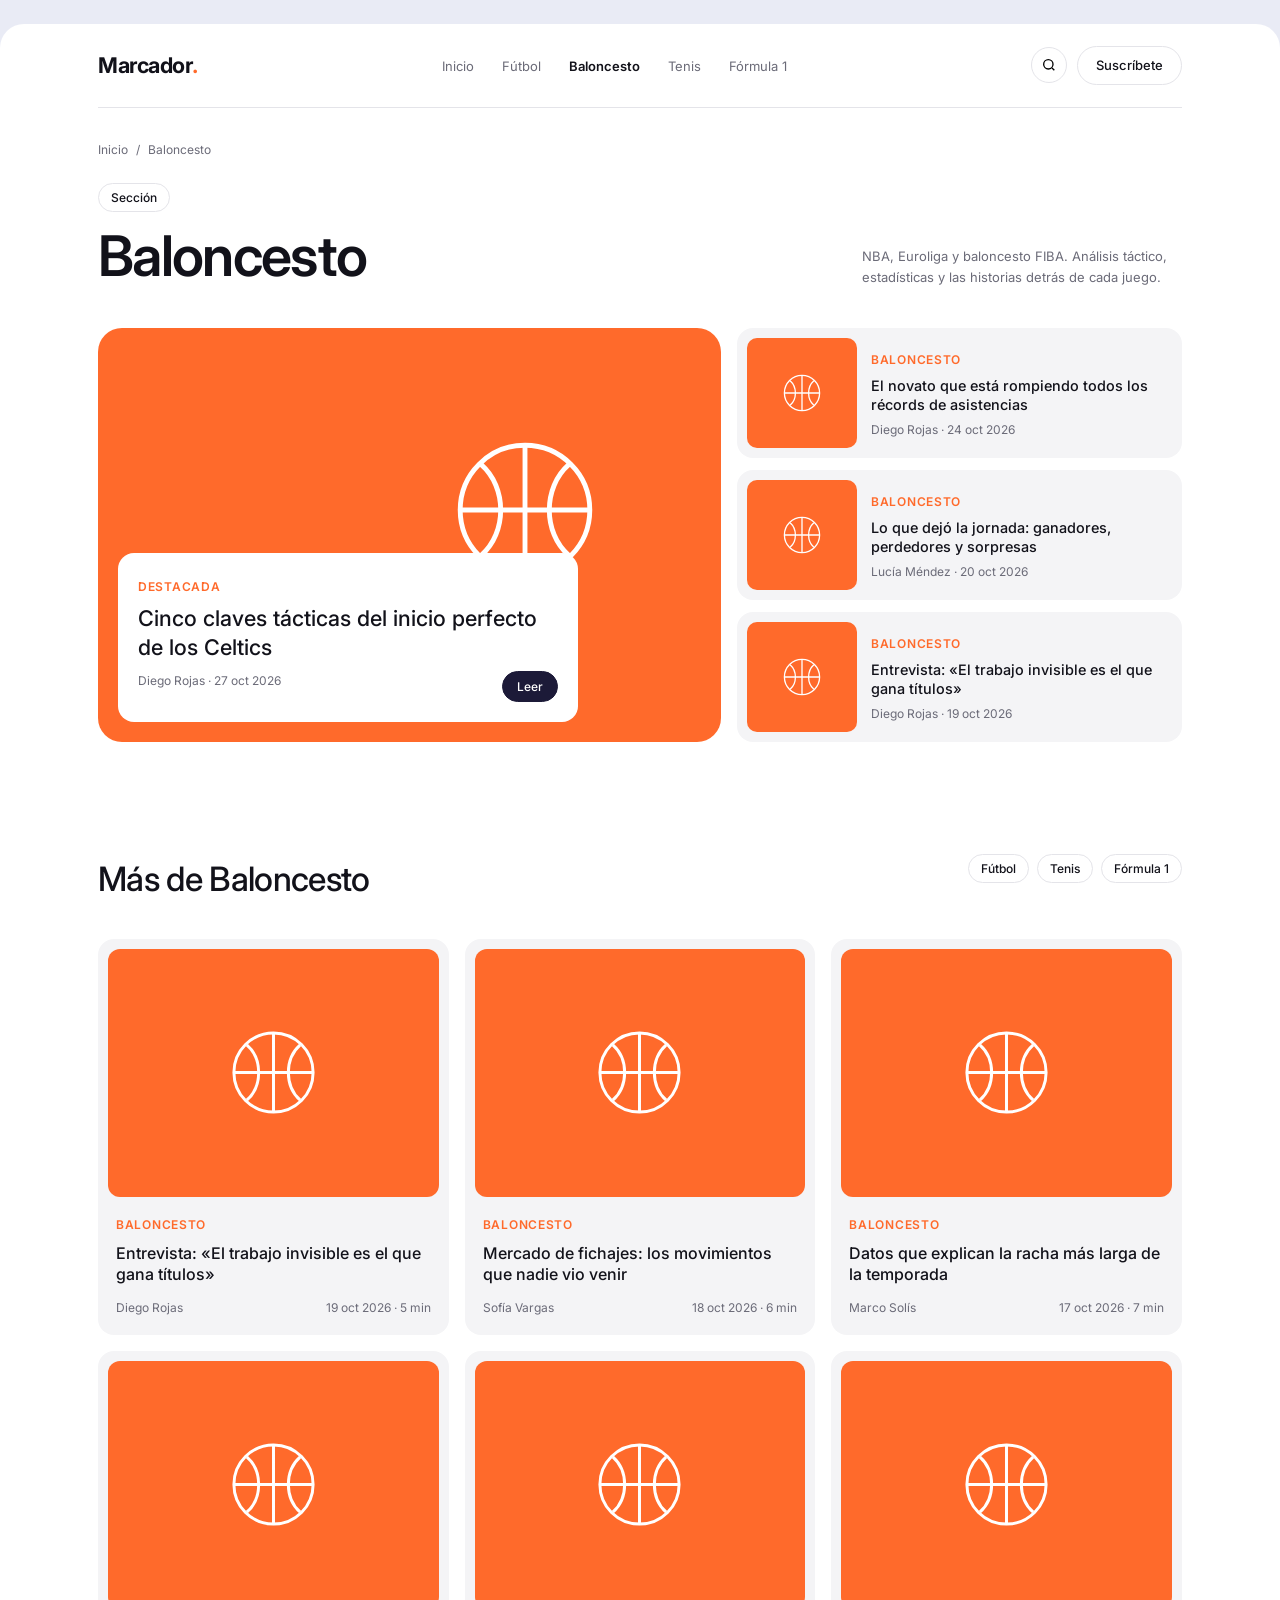
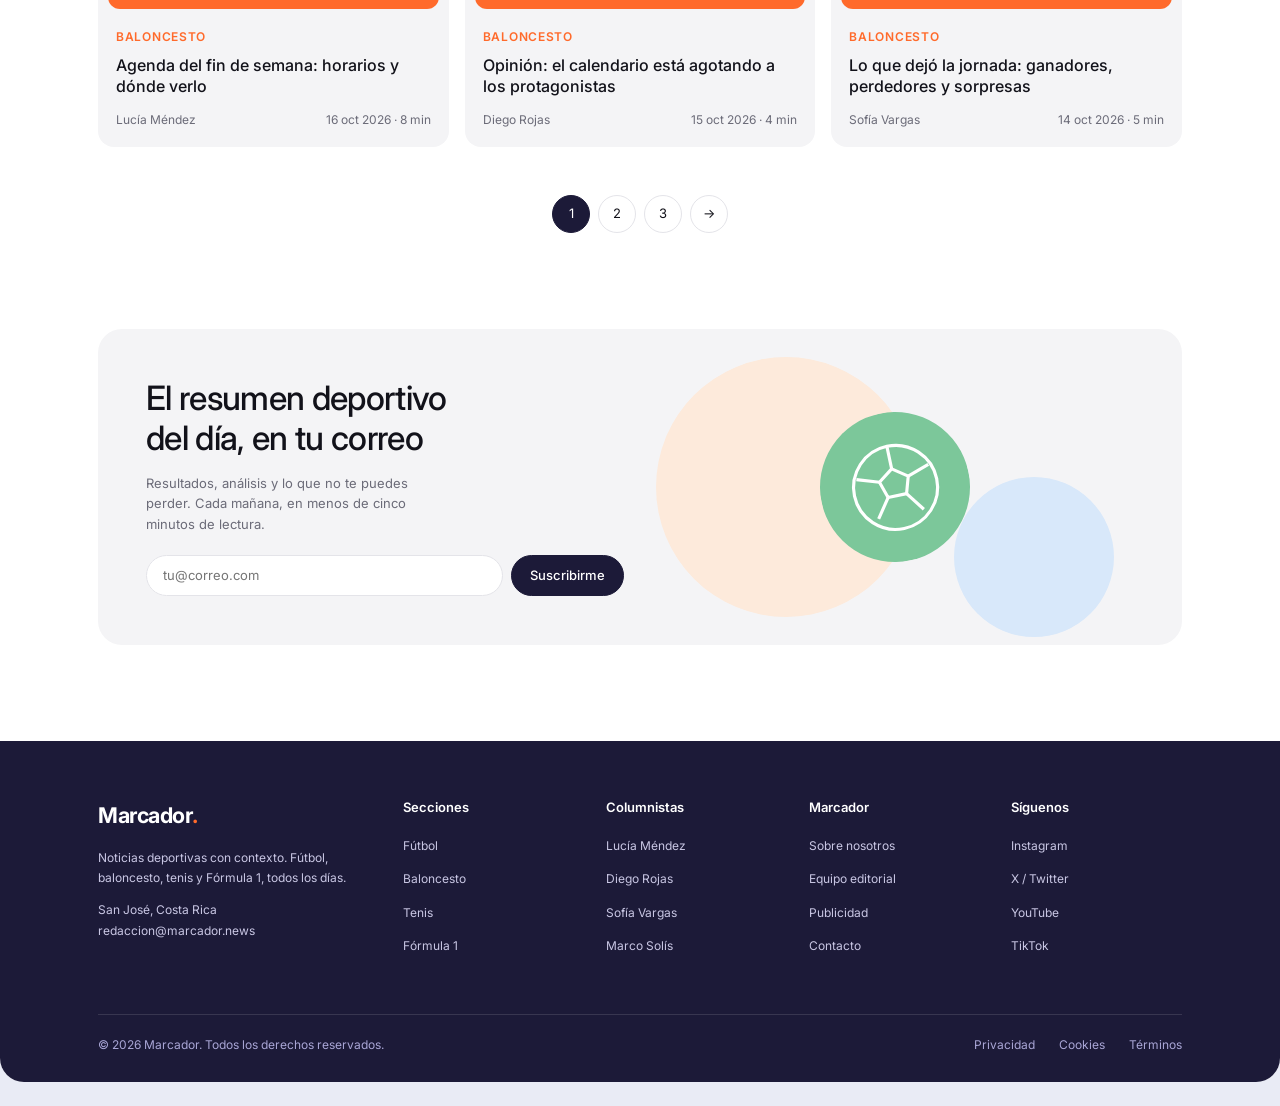
<file: categoria-baloncesto.html>
<!DOCTYPE html>
<html lang="es">
<head>
  <meta charset="UTF-8">
  <meta name="viewport" content="width=device-width, initial-scale=1.0">
  <title>Baloncesto · Marcador</title>
  <meta name="description" content="NBA, Euroliga y baloncesto FIBA. Análisis táctico, estadísticas y las historias detrás de cada juego.">
  <link rel="preconnect" href="https://fonts.googleapis.com">
  <link rel="preconnect" href="https://fonts.gstatic.com" crossorigin>
  <link href="https://fonts.googleapis.com/css2?family=Inter:wght@300;400;500;600;700&display=swap" rel="stylesheet">
  <link rel="stylesheet" href="css/styles.css">
</head>
<body>
<div class="page">
  <div class="container">
    <header class="site-header">
      <a href="index.html" class="logo">Marcador<span>.</span></a>
      <nav class="main-nav" id="main-nav" aria-label="Principal">
        <ul>
          <li><a href="index.html">Inicio</a></li>
          <li><a href="categoria-futbol.html">Fútbol</a></li>
          <li><a href="categoria-baloncesto.html" aria-current="page">Baloncesto</a></li>
          <li><a href="categoria-tenis.html">Tenis</a></li>
          <li><a href="categoria-f1.html">Fórmula 1</a></li>
        </ul>
      </nav>
      <div class="header-actions">
        <button class="icon-btn" aria-label="Buscar"><svg viewBox="0 0 24 24" fill="none" stroke="currentColor" stroke-width="2"><circle cx="11" cy="11" r="7"/><path d="m20 20-3.5-3.5"/></svg></button>
        <a href="#newsletter" class="btn">Suscríbete</a>
        <button class="icon-btn menu-toggle" aria-label="Abrir menú" aria-controls="main-nav" aria-expanded="false"><svg viewBox="0 0 24 24" fill="none" stroke="currentColor" stroke-width="2"><path d="M4 7h16M4 12h16M4 17h16"/></svg></button>
      </div>
    </header>

    <nav class="breadcrumb" aria-label="Ruta"><a href="index.html">Inicio</a><span>/</span><span>Baloncesto</span></nav>

    <section class="archive-head">
      <div>
        <span class="pill">Sección</span>
        <h1 style="margin-top:14px"><strong>Baloncesto</strong></h1>
      </div>
      <p>NBA, Euroliga y baloncesto FIBA. Análisis táctico, estadísticas y las historias detrás de cada juego.</p>
    </section>

    <section class="archive-lead">
      <article class="lead-card">
        <div class="media media--baloncesto" role="img" aria-label="Imagen de Baloncesto"></div>
        <div class="lead-card__caption">
          <span class="post-card__cat">Destacada</span>
          <h2>Cinco claves tácticas del inicio perfecto de los Celtics</h2>
          <div class="post-card__meta"><span>Diego Rojas · 27 oct 2026</span><a href="articulo.html" class="btn btn--dark btn--sm">Leer</a></div>
        </div>
      </article>
      <div class="side-list">
          <a href="articulo.html" class="side-item">
            <div class="media media--baloncesto" role="img" aria-label="Imagen de Baloncesto"></div>
            <div>
              <span class="post-card__cat">Baloncesto</span>
              <h3>El novato que está rompiendo todos los récords de asistencias</h3>
              <div class="post-card__meta"><span>Diego Rojas · 24 oct 2026</span></div>
            </div>
          </a>
          <a href="articulo.html" class="side-item">
            <div class="media media--baloncesto" role="img" aria-label="Imagen de Baloncesto"></div>
            <div>
              <span class="post-card__cat">Baloncesto</span>
              <h3>Lo que dejó la jornada: ganadores, perdedores y sorpresas</h3>
              <div class="post-card__meta"><span>Lucía Méndez · 20 oct 2026</span></div>
            </div>
          </a>
          <a href="articulo.html" class="side-item">
            <div class="media media--baloncesto" role="img" aria-label="Imagen de Baloncesto"></div>
            <div>
              <span class="post-card__cat">Baloncesto</span>
              <h3>Entrevista: «El trabajo invisible es el que gana títulos»</h3>
              <div class="post-card__meta"><span>Diego Rojas · 19 oct 2026</span></div>
            </div>
          </a>
      </div>
    </section>

    <section class="section">
      <div class="section-head">
        <h2 class="section-title">Más de Baloncesto</h2>
        <div class="filters" style="margin:0">
        <a href="categoria-futbol.html" class="pill">Fútbol</a>
        <a href="categoria-tenis.html" class="pill">Tenis</a>
        <a href="categoria-f1.html" class="pill">Fórmula 1</a>
        </div>
      </div>
      <div class="post-grid">
        <article class="post-card" data-cat="baloncesto">
          <a href="articulo.html">
            <div class="media media--baloncesto" role="img" aria-label="Imagen de Baloncesto"></div>
            <div class="post-card__body">
              <span class="post-card__cat">Baloncesto</span>
              <h3 class="post-card__title">Entrevista: «El trabajo invisible es el que gana títulos»</h3>
              <div class="post-card__meta"><span>Diego Rojas</span><span>19 oct 2026 · 5 min</span></div>
            </div>
          </a>
        </article>
        <article class="post-card" data-cat="baloncesto">
          <a href="articulo.html">
            <div class="media media--baloncesto" role="img" aria-label="Imagen de Baloncesto"></div>
            <div class="post-card__body">
              <span class="post-card__cat">Baloncesto</span>
              <h3 class="post-card__title">Mercado de fichajes: los movimientos que nadie vio venir</h3>
              <div class="post-card__meta"><span>Sofía Vargas</span><span>18 oct 2026 · 6 min</span></div>
            </div>
          </a>
        </article>
        <article class="post-card" data-cat="baloncesto">
          <a href="articulo.html">
            <div class="media media--baloncesto" role="img" aria-label="Imagen de Baloncesto"></div>
            <div class="post-card__body">
              <span class="post-card__cat">Baloncesto</span>
              <h3 class="post-card__title">Datos que explican la racha más larga de la temporada</h3>
              <div class="post-card__meta"><span>Marco Solís</span><span>17 oct 2026 · 7 min</span></div>
            </div>
          </a>
        </article>
        <article class="post-card" data-cat="baloncesto">
          <a href="articulo.html">
            <div class="media media--baloncesto" role="img" aria-label="Imagen de Baloncesto"></div>
            <div class="post-card__body">
              <span class="post-card__cat">Baloncesto</span>
              <h3 class="post-card__title">Agenda del fin de semana: horarios y dónde verlo</h3>
              <div class="post-card__meta"><span>Lucía Méndez</span><span>16 oct 2026 · 8 min</span></div>
            </div>
          </a>
        </article>
        <article class="post-card" data-cat="baloncesto">
          <a href="articulo.html">
            <div class="media media--baloncesto" role="img" aria-label="Imagen de Baloncesto"></div>
            <div class="post-card__body">
              <span class="post-card__cat">Baloncesto</span>
              <h3 class="post-card__title">Opinión: el calendario está agotando a los protagonistas</h3>
              <div class="post-card__meta"><span>Diego Rojas</span><span>15 oct 2026 · 4 min</span></div>
            </div>
          </a>
        </article>
        <article class="post-card" data-cat="baloncesto">
          <a href="articulo.html">
            <div class="media media--baloncesto" role="img" aria-label="Imagen de Baloncesto"></div>
            <div class="post-card__body">
              <span class="post-card__cat">Baloncesto</span>
              <h3 class="post-card__title">Lo que dejó la jornada: ganadores, perdedores y sorpresas</h3>
              <div class="post-card__meta"><span>Sofía Vargas</span><span>14 oct 2026 · 5 min</span></div>
            </div>
          </a>
        </article>
      </div>
      <nav class="pagination" aria-label="Paginación">
        <a href="#" class="is-active" aria-current="page">1</a><a href="#">2</a><a href="#">3</a><a href="#" aria-label="Siguiente">→</a>
      </nav>
    </section>

    <section class="section" id="newsletter">
      <div class="banner">
        <div>
          <h2>El resumen deportivo<br>del día, en tu correo</h2>
          <p>Resultados, análisis y lo que no te puedes perder. Cada mañana, en menos de cinco minutos de lectura.</p>
          <form class="banner__form" onsubmit="event.preventDefault()">
            <label class="sr-only" for="nl-email">Correo electrónico</label>
            <input id="nl-email" type="email" placeholder="tu@correo.com" required>
            <button class="btn btn--dark" type="submit">Suscribirme</button>
          </form>
        </div>
        <div class="banner__art" aria-hidden="true">
          <span class="banner__circle banner__circle--peach"></span>
          <span class="banner__circle banner__circle--blue"></span>
          <span class="banner__ball media media--futbol"></span>
        </div>
      </div>
    </section>
  </div>

  <footer class="site-footer">
    <div class="container">
      <div class="footer-grid">
        <div class="footer-about">
          <a href="index.html" class="logo">Marcador<span>.</span></a>
          <p>Noticias deportivas con contexto. Fútbol, baloncesto, tenis y Fórmula 1, todos los días.</p>
          <p>San José, Costa Rica<br>redaccion@marcador.news</p>
        </div>
        <div>
          <h4>Secciones</h4>
          <ul>
            <li><a href="categoria-futbol.html">Fútbol</a></li>
            <li><a href="categoria-baloncesto.html">Baloncesto</a></li>
            <li><a href="categoria-tenis.html">Tenis</a></li>
            <li><a href="categoria-f1.html">Fórmula 1</a></li>
          </ul>
        </div>
        <div>
          <h4>Columnistas</h4>
          <ul>
            <li><a href="autor.html">Lucía Méndez</a></li>
            <li><a href="autor.html">Diego Rojas</a></li>
            <li><a href="autor.html">Sofía Vargas</a></li>
            <li><a href="autor.html">Marco Solís</a></li>
          </ul>
        </div>
        <div>
          <h4>Marcador</h4>
          <ul>
            <li><a href="#">Sobre nosotros</a></li>
            <li><a href="#">Equipo editorial</a></li>
            <li><a href="#">Publicidad</a></li>
            <li><a href="#">Contacto</a></li>
          </ul>
        </div>
        <div>
          <h4>Síguenos</h4>
          <ul>
            <li><a href="#">Instagram</a></li>
            <li><a href="#">X / Twitter</a></li>
            <li><a href="#">YouTube</a></li>
            <li><a href="#">TikTok</a></li>
          </ul>
        </div>
      </div>
      <div class="footer-bottom">
        <span>© 2026 Marcador. Todos los derechos reservados.</span>
        <nav aria-label="Legal">
          <a href="#">Privacidad</a>
          <a href="#">Cookies</a>
          <a href="#">Términos</a>
        </nav>
      </div>
    </div>
  </footer>
</div>
<script src="js/main.js"></script>
</body>
</html>
</file>
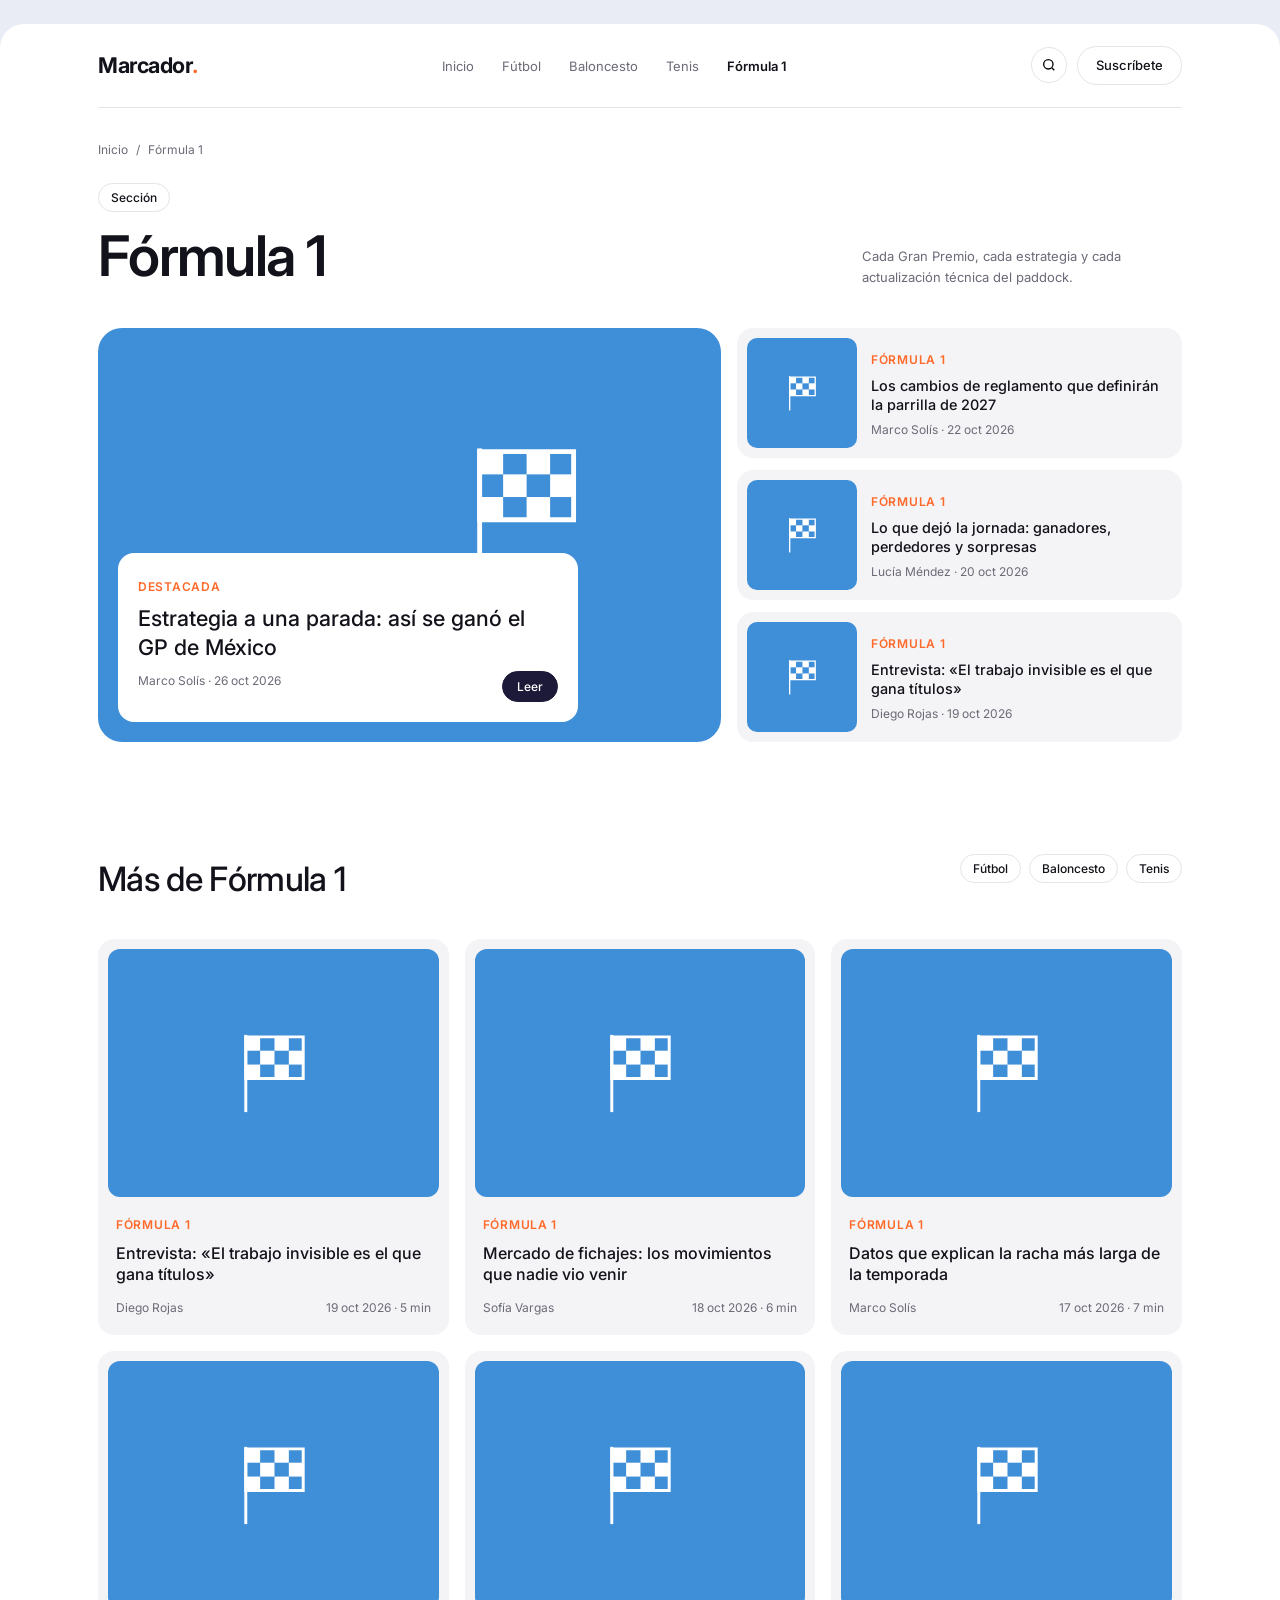
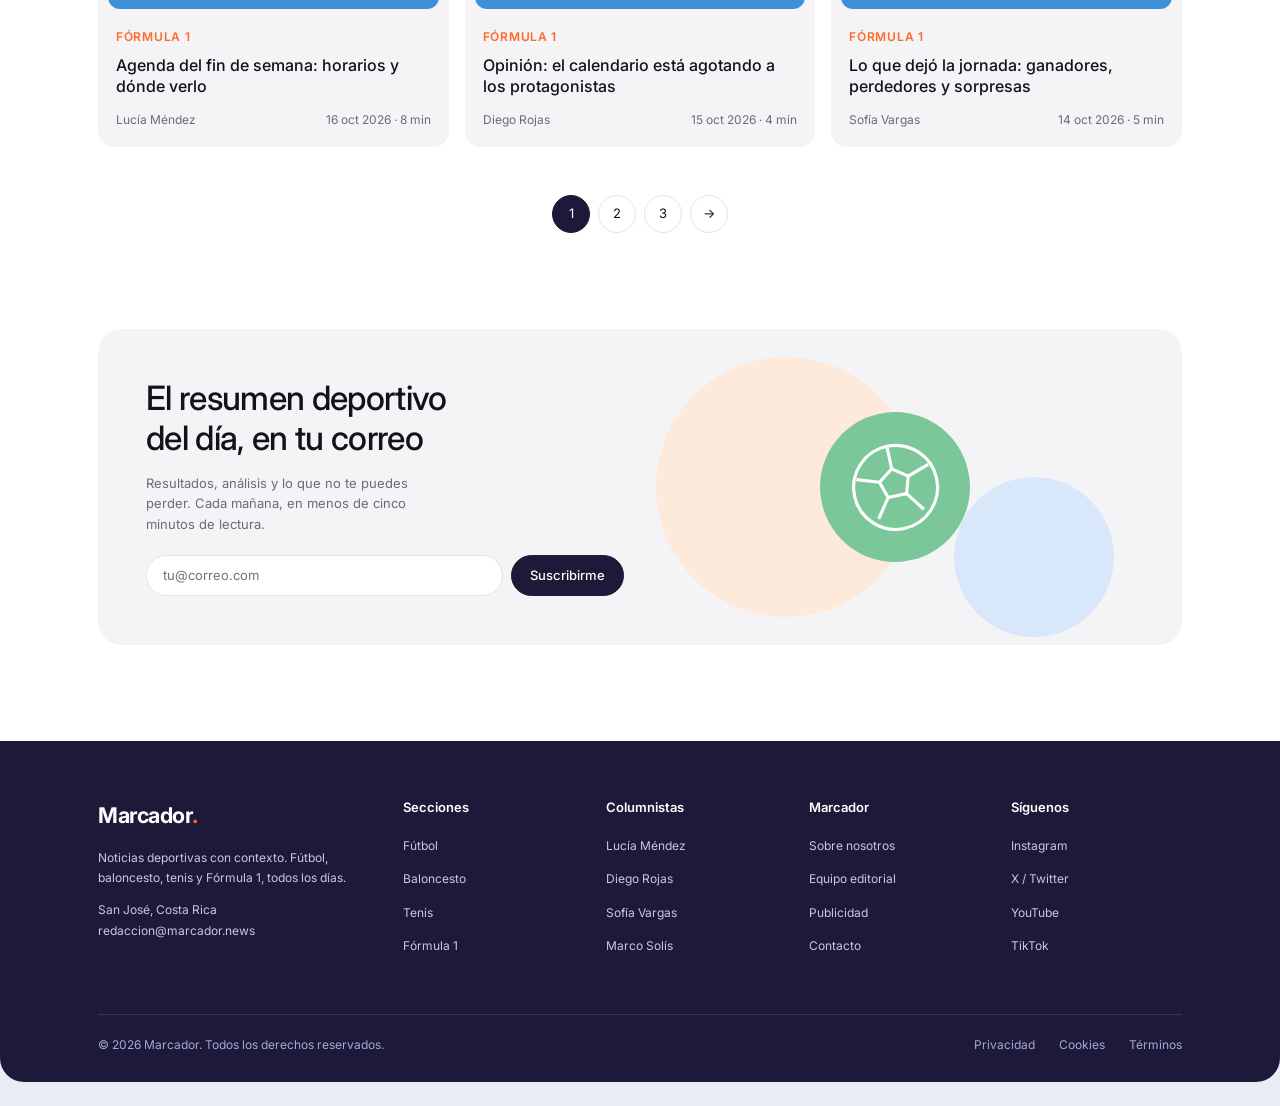
<file: categoria-f1.html>
<!DOCTYPE html>
<html lang="es">
<head>
  <meta charset="UTF-8">
  <meta name="viewport" content="width=device-width, initial-scale=1.0">
  <title>Fórmula 1 · Marcador</title>
  <meta name="description" content="Cada Gran Premio, cada estrategia y cada actualización técnica del paddock.">
  <link rel="preconnect" href="https://fonts.googleapis.com">
  <link rel="preconnect" href="https://fonts.gstatic.com" crossorigin>
  <link href="https://fonts.googleapis.com/css2?family=Inter:wght@300;400;500;600;700&display=swap" rel="stylesheet">
  <link rel="stylesheet" href="css/styles.css">
</head>
<body>
<div class="page">
  <div class="container">
    <header class="site-header">
      <a href="index.html" class="logo">Marcador<span>.</span></a>
      <nav class="main-nav" id="main-nav" aria-label="Principal">
        <ul>
          <li><a href="index.html">Inicio</a></li>
          <li><a href="categoria-futbol.html">Fútbol</a></li>
          <li><a href="categoria-baloncesto.html">Baloncesto</a></li>
          <li><a href="categoria-tenis.html">Tenis</a></li>
          <li><a href="categoria-f1.html" aria-current="page">Fórmula 1</a></li>
        </ul>
      </nav>
      <div class="header-actions">
        <button class="icon-btn" aria-label="Buscar"><svg viewBox="0 0 24 24" fill="none" stroke="currentColor" stroke-width="2"><circle cx="11" cy="11" r="7"/><path d="m20 20-3.5-3.5"/></svg></button>
        <a href="#newsletter" class="btn">Suscríbete</a>
        <button class="icon-btn menu-toggle" aria-label="Abrir menú" aria-controls="main-nav" aria-expanded="false"><svg viewBox="0 0 24 24" fill="none" stroke="currentColor" stroke-width="2"><path d="M4 7h16M4 12h16M4 17h16"/></svg></button>
      </div>
    </header>

    <nav class="breadcrumb" aria-label="Ruta"><a href="index.html">Inicio</a><span>/</span><span>Fórmula 1</span></nav>

    <section class="archive-head">
      <div>
        <span class="pill">Sección</span>
        <h1 style="margin-top:14px"><strong>Fórmula 1</strong></h1>
      </div>
      <p>Cada Gran Premio, cada estrategia y cada actualización técnica del paddock.</p>
    </section>

    <section class="archive-lead">
      <article class="lead-card">
        <div class="media media--f1" role="img" aria-label="Imagen de Fórmula 1"></div>
        <div class="lead-card__caption">
          <span class="post-card__cat">Destacada</span>
          <h2>Estrategia a una parada: así se ganó el GP de México</h2>
          <div class="post-card__meta"><span>Marco Solís · 26 oct 2026</span><a href="articulo.html" class="btn btn--dark btn--sm">Leer</a></div>
        </div>
      </article>
      <div class="side-list">
          <a href="articulo.html" class="side-item">
            <div class="media media--f1" role="img" aria-label="Imagen de Fórmula 1"></div>
            <div>
              <span class="post-card__cat">Fórmula 1</span>
              <h3>Los cambios de reglamento que definirán la parrilla de 2027</h3>
              <div class="post-card__meta"><span>Marco Solís · 22 oct 2026</span></div>
            </div>
          </a>
          <a href="articulo.html" class="side-item">
            <div class="media media--f1" role="img" aria-label="Imagen de Fórmula 1"></div>
            <div>
              <span class="post-card__cat">Fórmula 1</span>
              <h3>Lo que dejó la jornada: ganadores, perdedores y sorpresas</h3>
              <div class="post-card__meta"><span>Lucía Méndez · 20 oct 2026</span></div>
            </div>
          </a>
          <a href="articulo.html" class="side-item">
            <div class="media media--f1" role="img" aria-label="Imagen de Fórmula 1"></div>
            <div>
              <span class="post-card__cat">Fórmula 1</span>
              <h3>Entrevista: «El trabajo invisible es el que gana títulos»</h3>
              <div class="post-card__meta"><span>Diego Rojas · 19 oct 2026</span></div>
            </div>
          </a>
      </div>
    </section>

    <section class="section">
      <div class="section-head">
        <h2 class="section-title">Más de Fórmula 1</h2>
        <div class="filters" style="margin:0">
        <a href="categoria-futbol.html" class="pill">Fútbol</a>
        <a href="categoria-baloncesto.html" class="pill">Baloncesto</a>
        <a href="categoria-tenis.html" class="pill">Tenis</a>
        </div>
      </div>
      <div class="post-grid">
        <article class="post-card" data-cat="f1">
          <a href="articulo.html">
            <div class="media media--f1" role="img" aria-label="Imagen de Fórmula 1"></div>
            <div class="post-card__body">
              <span class="post-card__cat">Fórmula 1</span>
              <h3 class="post-card__title">Entrevista: «El trabajo invisible es el que gana títulos»</h3>
              <div class="post-card__meta"><span>Diego Rojas</span><span>19 oct 2026 · 5 min</span></div>
            </div>
          </a>
        </article>
        <article class="post-card" data-cat="f1">
          <a href="articulo.html">
            <div class="media media--f1" role="img" aria-label="Imagen de Fórmula 1"></div>
            <div class="post-card__body">
              <span class="post-card__cat">Fórmula 1</span>
              <h3 class="post-card__title">Mercado de fichajes: los movimientos que nadie vio venir</h3>
              <div class="post-card__meta"><span>Sofía Vargas</span><span>18 oct 2026 · 6 min</span></div>
            </div>
          </a>
        </article>
        <article class="post-card" data-cat="f1">
          <a href="articulo.html">
            <div class="media media--f1" role="img" aria-label="Imagen de Fórmula 1"></div>
            <div class="post-card__body">
              <span class="post-card__cat">Fórmula 1</span>
              <h3 class="post-card__title">Datos que explican la racha más larga de la temporada</h3>
              <div class="post-card__meta"><span>Marco Solís</span><span>17 oct 2026 · 7 min</span></div>
            </div>
          </a>
        </article>
        <article class="post-card" data-cat="f1">
          <a href="articulo.html">
            <div class="media media--f1" role="img" aria-label="Imagen de Fórmula 1"></div>
            <div class="post-card__body">
              <span class="post-card__cat">Fórmula 1</span>
              <h3 class="post-card__title">Agenda del fin de semana: horarios y dónde verlo</h3>
              <div class="post-card__meta"><span>Lucía Méndez</span><span>16 oct 2026 · 8 min</span></div>
            </div>
          </a>
        </article>
        <article class="post-card" data-cat="f1">
          <a href="articulo.html">
            <div class="media media--f1" role="img" aria-label="Imagen de Fórmula 1"></div>
            <div class="post-card__body">
              <span class="post-card__cat">Fórmula 1</span>
              <h3 class="post-card__title">Opinión: el calendario está agotando a los protagonistas</h3>
              <div class="post-card__meta"><span>Diego Rojas</span><span>15 oct 2026 · 4 min</span></div>
            </div>
          </a>
        </article>
        <article class="post-card" data-cat="f1">
          <a href="articulo.html">
            <div class="media media--f1" role="img" aria-label="Imagen de Fórmula 1"></div>
            <div class="post-card__body">
              <span class="post-card__cat">Fórmula 1</span>
              <h3 class="post-card__title">Lo que dejó la jornada: ganadores, perdedores y sorpresas</h3>
              <div class="post-card__meta"><span>Sofía Vargas</span><span>14 oct 2026 · 5 min</span></div>
            </div>
          </a>
        </article>
      </div>
      <nav class="pagination" aria-label="Paginación">
        <a href="#" class="is-active" aria-current="page">1</a><a href="#">2</a><a href="#">3</a><a href="#" aria-label="Siguiente">→</a>
      </nav>
    </section>

    <section class="section" id="newsletter">
      <div class="banner">
        <div>
          <h2>El resumen deportivo<br>del día, en tu correo</h2>
          <p>Resultados, análisis y lo que no te puedes perder. Cada mañana, en menos de cinco minutos de lectura.</p>
          <form class="banner__form" onsubmit="event.preventDefault()">
            <label class="sr-only" for="nl-email">Correo electrónico</label>
            <input id="nl-email" type="email" placeholder="tu@correo.com" required>
            <button class="btn btn--dark" type="submit">Suscribirme</button>
          </form>
        </div>
        <div class="banner__art" aria-hidden="true">
          <span class="banner__circle banner__circle--peach"></span>
          <span class="banner__circle banner__circle--blue"></span>
          <span class="banner__ball media media--futbol"></span>
        </div>
      </div>
    </section>
  </div>

  <footer class="site-footer">
    <div class="container">
      <div class="footer-grid">
        <div class="footer-about">
          <a href="index.html" class="logo">Marcador<span>.</span></a>
          <p>Noticias deportivas con contexto. Fútbol, baloncesto, tenis y Fórmula 1, todos los días.</p>
          <p>San José, Costa Rica<br>redaccion@marcador.news</p>
        </div>
        <div>
          <h4>Secciones</h4>
          <ul>
            <li><a href="categoria-futbol.html">Fútbol</a></li>
            <li><a href="categoria-baloncesto.html">Baloncesto</a></li>
            <li><a href="categoria-tenis.html">Tenis</a></li>
            <li><a href="categoria-f1.html">Fórmula 1</a></li>
          </ul>
        </div>
        <div>
          <h4>Columnistas</h4>
          <ul>
            <li><a href="autor.html">Lucía Méndez</a></li>
            <li><a href="autor.html">Diego Rojas</a></li>
            <li><a href="autor.html">Sofía Vargas</a></li>
            <li><a href="autor.html">Marco Solís</a></li>
          </ul>
        </div>
        <div>
          <h4>Marcador</h4>
          <ul>
            <li><a href="#">Sobre nosotros</a></li>
            <li><a href="#">Equipo editorial</a></li>
            <li><a href="#">Publicidad</a></li>
            <li><a href="#">Contacto</a></li>
          </ul>
        </div>
        <div>
          <h4>Síguenos</h4>
          <ul>
            <li><a href="#">Instagram</a></li>
            <li><a href="#">X / Twitter</a></li>
            <li><a href="#">YouTube</a></li>
            <li><a href="#">TikTok</a></li>
          </ul>
        </div>
      </div>
      <div class="footer-bottom">
        <span>© 2026 Marcador. Todos los derechos reservados.</span>
        <nav aria-label="Legal">
          <a href="#">Privacidad</a>
          <a href="#">Cookies</a>
          <a href="#">Términos</a>
        </nav>
      </div>
    </div>
  </footer>
</div>
<script src="js/main.js"></script>
</body>
</html>
</file>
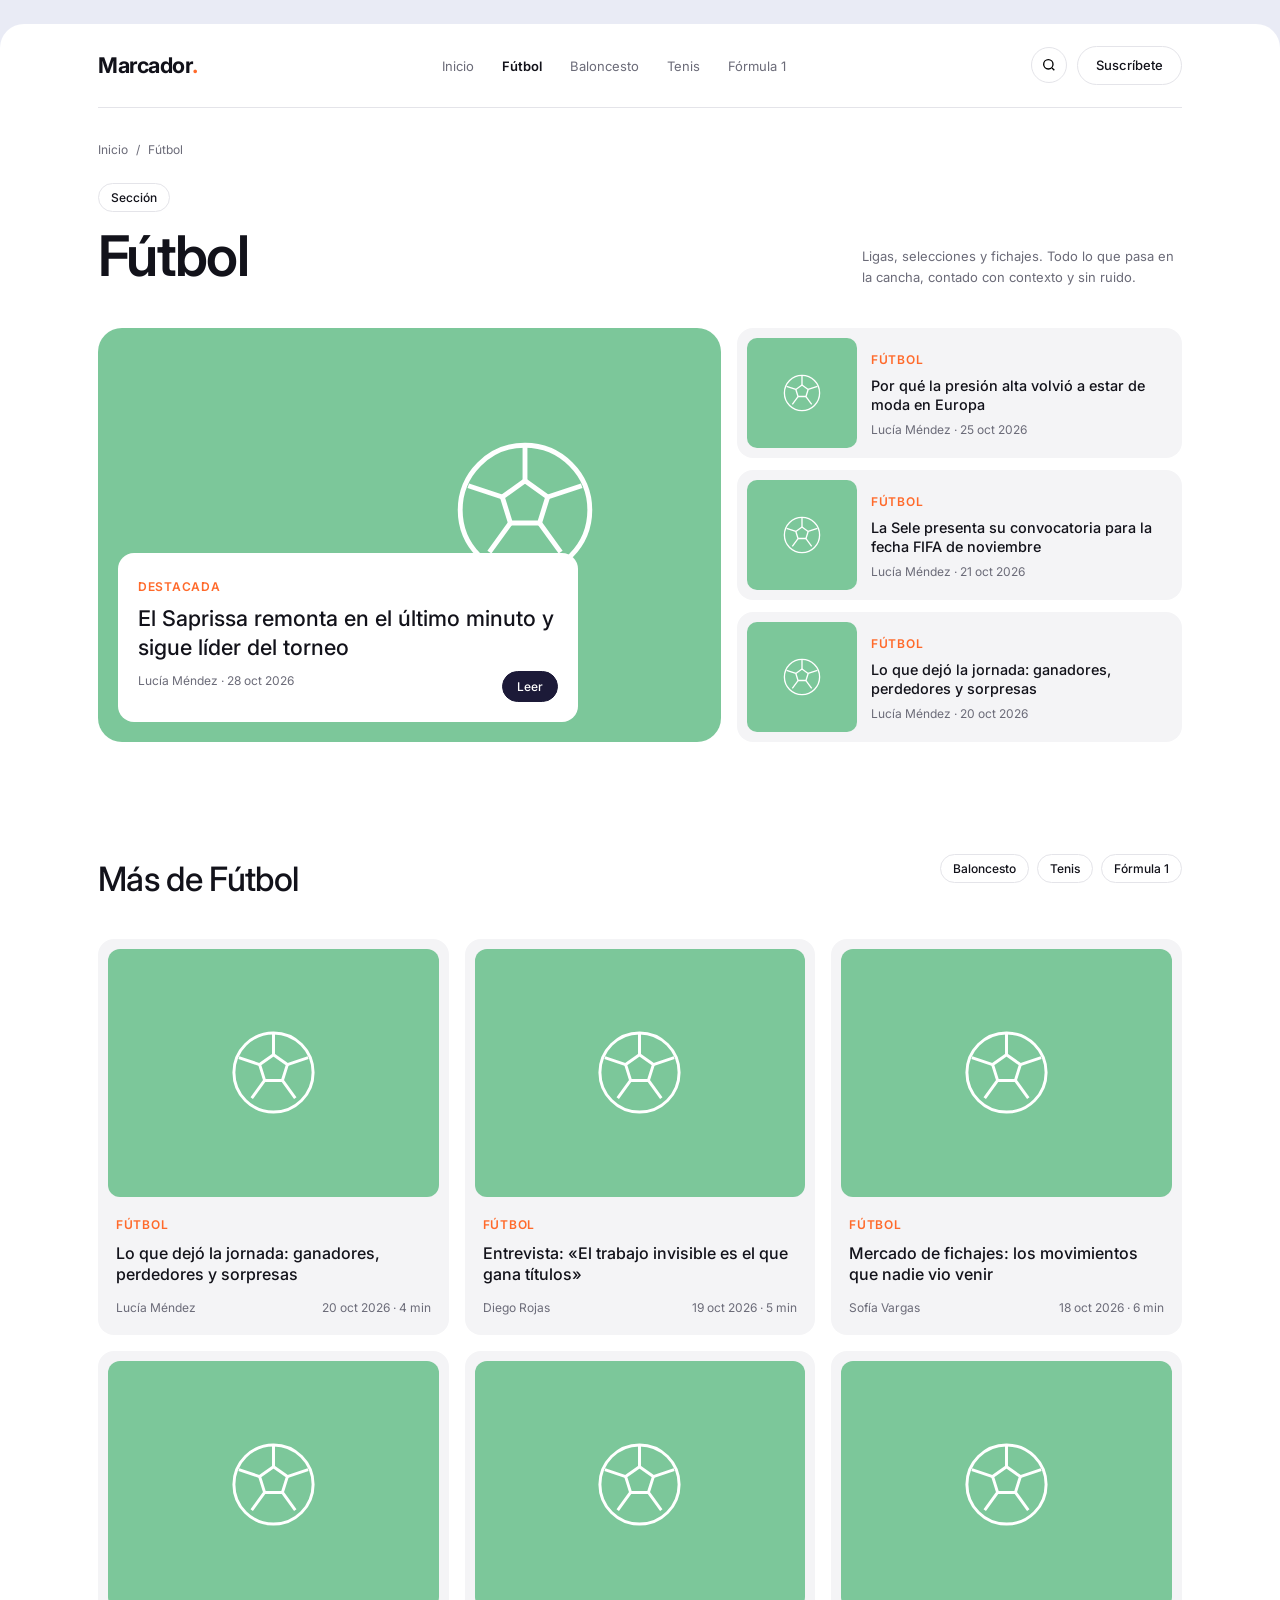
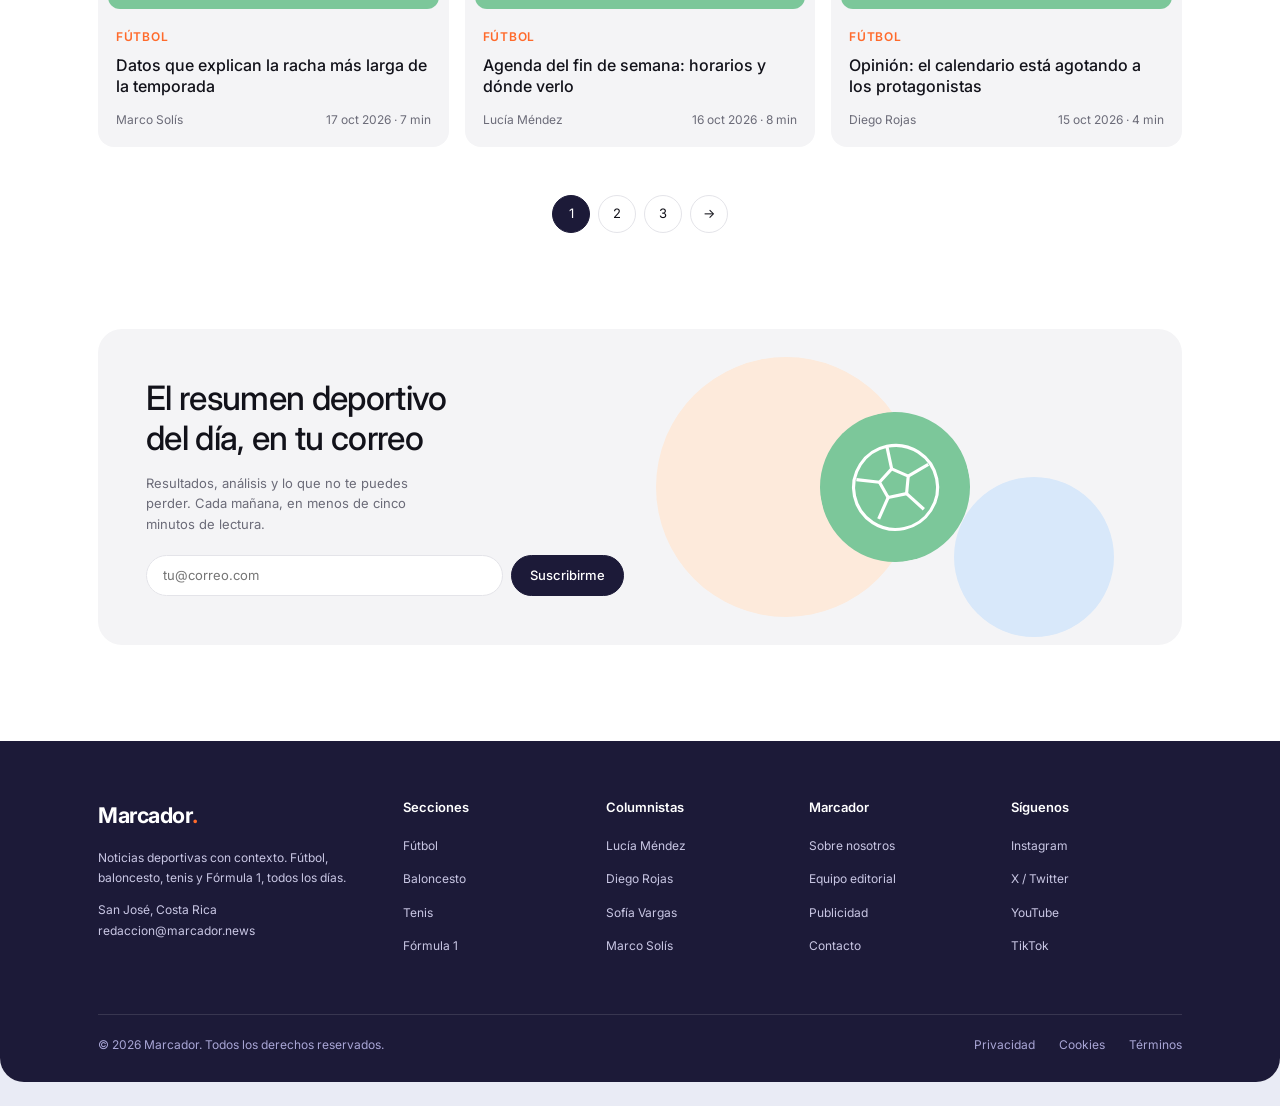
<file: categoria-futbol.html>
<!DOCTYPE html>
<html lang="es">
<head>
  <meta charset="UTF-8">
  <meta name="viewport" content="width=device-width, initial-scale=1.0">
  <title>Fútbol · Marcador</title>
  <meta name="description" content="Ligas, selecciones y fichajes. Todo lo que pasa en la cancha, contado con contexto y sin ruido.">
  <link rel="preconnect" href="https://fonts.googleapis.com">
  <link rel="preconnect" href="https://fonts.gstatic.com" crossorigin>
  <link href="https://fonts.googleapis.com/css2?family=Inter:wght@300;400;500;600;700&display=swap" rel="stylesheet">
  <link rel="stylesheet" href="css/styles.css">
</head>
<body>
<div class="page">
  <div class="container">
    <header class="site-header">
      <a href="index.html" class="logo">Marcador<span>.</span></a>
      <nav class="main-nav" id="main-nav" aria-label="Principal">
        <ul>
          <li><a href="index.html">Inicio</a></li>
          <li><a href="categoria-futbol.html" aria-current="page">Fútbol</a></li>
          <li><a href="categoria-baloncesto.html">Baloncesto</a></li>
          <li><a href="categoria-tenis.html">Tenis</a></li>
          <li><a href="categoria-f1.html">Fórmula 1</a></li>
        </ul>
      </nav>
      <div class="header-actions">
        <button class="icon-btn" aria-label="Buscar"><svg viewBox="0 0 24 24" fill="none" stroke="currentColor" stroke-width="2"><circle cx="11" cy="11" r="7"/><path d="m20 20-3.5-3.5"/></svg></button>
        <a href="#newsletter" class="btn">Suscríbete</a>
        <button class="icon-btn menu-toggle" aria-label="Abrir menú" aria-controls="main-nav" aria-expanded="false"><svg viewBox="0 0 24 24" fill="none" stroke="currentColor" stroke-width="2"><path d="M4 7h16M4 12h16M4 17h16"/></svg></button>
      </div>
    </header>

    <nav class="breadcrumb" aria-label="Ruta"><a href="index.html">Inicio</a><span>/</span><span>Fútbol</span></nav>

    <section class="archive-head">
      <div>
        <span class="pill">Sección</span>
        <h1 style="margin-top:14px"><strong>Fútbol</strong></h1>
      </div>
      <p>Ligas, selecciones y fichajes. Todo lo que pasa en la cancha, contado con contexto y sin ruido.</p>
    </section>

    <section class="archive-lead">
      <article class="lead-card">
        <div class="media media--futbol" role="img" aria-label="Imagen de Fútbol"></div>
        <div class="lead-card__caption">
          <span class="post-card__cat">Destacada</span>
          <h2>El Saprissa remonta en el último minuto y sigue líder del torneo</h2>
          <div class="post-card__meta"><span>Lucía Méndez · 28 oct 2026</span><a href="articulo.html" class="btn btn--dark btn--sm">Leer</a></div>
        </div>
      </article>
      <div class="side-list">
          <a href="articulo.html" class="side-item">
            <div class="media media--futbol" role="img" aria-label="Imagen de Fútbol"></div>
            <div>
              <span class="post-card__cat">Fútbol</span>
              <h3>Por qué la presión alta volvió a estar de moda en Europa</h3>
              <div class="post-card__meta"><span>Lucía Méndez · 25 oct 2026</span></div>
            </div>
          </a>
          <a href="articulo.html" class="side-item">
            <div class="media media--futbol" role="img" aria-label="Imagen de Fútbol"></div>
            <div>
              <span class="post-card__cat">Fútbol</span>
              <h3>La Sele presenta su convocatoria para la fecha FIFA de noviembre</h3>
              <div class="post-card__meta"><span>Lucía Méndez · 21 oct 2026</span></div>
            </div>
          </a>
          <a href="articulo.html" class="side-item">
            <div class="media media--futbol" role="img" aria-label="Imagen de Fútbol"></div>
            <div>
              <span class="post-card__cat">Fútbol</span>
              <h3>Lo que dejó la jornada: ganadores, perdedores y sorpresas</h3>
              <div class="post-card__meta"><span>Lucía Méndez · 20 oct 2026</span></div>
            </div>
          </a>
      </div>
    </section>

    <section class="section">
      <div class="section-head">
        <h2 class="section-title">Más de Fútbol</h2>
        <div class="filters" style="margin:0">
        <a href="categoria-baloncesto.html" class="pill">Baloncesto</a>
        <a href="categoria-tenis.html" class="pill">Tenis</a>
        <a href="categoria-f1.html" class="pill">Fórmula 1</a>
        </div>
      </div>
      <div class="post-grid">
        <article class="post-card" data-cat="futbol">
          <a href="articulo.html">
            <div class="media media--futbol" role="img" aria-label="Imagen de Fútbol"></div>
            <div class="post-card__body">
              <span class="post-card__cat">Fútbol</span>
              <h3 class="post-card__title">Lo que dejó la jornada: ganadores, perdedores y sorpresas</h3>
              <div class="post-card__meta"><span>Lucía Méndez</span><span>20 oct 2026 · 4 min</span></div>
            </div>
          </a>
        </article>
        <article class="post-card" data-cat="futbol">
          <a href="articulo.html">
            <div class="media media--futbol" role="img" aria-label="Imagen de Fútbol"></div>
            <div class="post-card__body">
              <span class="post-card__cat">Fútbol</span>
              <h3 class="post-card__title">Entrevista: «El trabajo invisible es el que gana títulos»</h3>
              <div class="post-card__meta"><span>Diego Rojas</span><span>19 oct 2026 · 5 min</span></div>
            </div>
          </a>
        </article>
        <article class="post-card" data-cat="futbol">
          <a href="articulo.html">
            <div class="media media--futbol" role="img" aria-label="Imagen de Fútbol"></div>
            <div class="post-card__body">
              <span class="post-card__cat">Fútbol</span>
              <h3 class="post-card__title">Mercado de fichajes: los movimientos que nadie vio venir</h3>
              <div class="post-card__meta"><span>Sofía Vargas</span><span>18 oct 2026 · 6 min</span></div>
            </div>
          </a>
        </article>
        <article class="post-card" data-cat="futbol">
          <a href="articulo.html">
            <div class="media media--futbol" role="img" aria-label="Imagen de Fútbol"></div>
            <div class="post-card__body">
              <span class="post-card__cat">Fútbol</span>
              <h3 class="post-card__title">Datos que explican la racha más larga de la temporada</h3>
              <div class="post-card__meta"><span>Marco Solís</span><span>17 oct 2026 · 7 min</span></div>
            </div>
          </a>
        </article>
        <article class="post-card" data-cat="futbol">
          <a href="articulo.html">
            <div class="media media--futbol" role="img" aria-label="Imagen de Fútbol"></div>
            <div class="post-card__body">
              <span class="post-card__cat">Fútbol</span>
              <h3 class="post-card__title">Agenda del fin de semana: horarios y dónde verlo</h3>
              <div class="post-card__meta"><span>Lucía Méndez</span><span>16 oct 2026 · 8 min</span></div>
            </div>
          </a>
        </article>
        <article class="post-card" data-cat="futbol">
          <a href="articulo.html">
            <div class="media media--futbol" role="img" aria-label="Imagen de Fútbol"></div>
            <div class="post-card__body">
              <span class="post-card__cat">Fútbol</span>
              <h3 class="post-card__title">Opinión: el calendario está agotando a los protagonistas</h3>
              <div class="post-card__meta"><span>Diego Rojas</span><span>15 oct 2026 · 4 min</span></div>
            </div>
          </a>
        </article>
      </div>
      <nav class="pagination" aria-label="Paginación">
        <a href="#" class="is-active" aria-current="page">1</a><a href="#">2</a><a href="#">3</a><a href="#" aria-label="Siguiente">→</a>
      </nav>
    </section>

    <section class="section" id="newsletter">
      <div class="banner">
        <div>
          <h2>El resumen deportivo<br>del día, en tu correo</h2>
          <p>Resultados, análisis y lo que no te puedes perder. Cada mañana, en menos de cinco minutos de lectura.</p>
          <form class="banner__form" onsubmit="event.preventDefault()">
            <label class="sr-only" for="nl-email">Correo electrónico</label>
            <input id="nl-email" type="email" placeholder="tu@correo.com" required>
            <button class="btn btn--dark" type="submit">Suscribirme</button>
          </form>
        </div>
        <div class="banner__art" aria-hidden="true">
          <span class="banner__circle banner__circle--peach"></span>
          <span class="banner__circle banner__circle--blue"></span>
          <span class="banner__ball media media--futbol"></span>
        </div>
      </div>
    </section>
  </div>

  <footer class="site-footer">
    <div class="container">
      <div class="footer-grid">
        <div class="footer-about">
          <a href="index.html" class="logo">Marcador<span>.</span></a>
          <p>Noticias deportivas con contexto. Fútbol, baloncesto, tenis y Fórmula 1, todos los días.</p>
          <p>San José, Costa Rica<br>redaccion@marcador.news</p>
        </div>
        <div>
          <h4>Secciones</h4>
          <ul>
            <li><a href="categoria-futbol.html">Fútbol</a></li>
            <li><a href="categoria-baloncesto.html">Baloncesto</a></li>
            <li><a href="categoria-tenis.html">Tenis</a></li>
            <li><a href="categoria-f1.html">Fórmula 1</a></li>
          </ul>
        </div>
        <div>
          <h4>Columnistas</h4>
          <ul>
            <li><a href="autor.html">Lucía Méndez</a></li>
            <li><a href="autor.html">Diego Rojas</a></li>
            <li><a href="autor.html">Sofía Vargas</a></li>
            <li><a href="autor.html">Marco Solís</a></li>
          </ul>
        </div>
        <div>
          <h4>Marcador</h4>
          <ul>
            <li><a href="#">Sobre nosotros</a></li>
            <li><a href="#">Equipo editorial</a></li>
            <li><a href="#">Publicidad</a></li>
            <li><a href="#">Contacto</a></li>
          </ul>
        </div>
        <div>
          <h4>Síguenos</h4>
          <ul>
            <li><a href="#">Instagram</a></li>
            <li><a href="#">X / Twitter</a></li>
            <li><a href="#">YouTube</a></li>
            <li><a href="#">TikTok</a></li>
          </ul>
        </div>
      </div>
      <div class="footer-bottom">
        <span>© 2026 Marcador. Todos los derechos reservados.</span>
        <nav aria-label="Legal">
          <a href="#">Privacidad</a>
          <a href="#">Cookies</a>
          <a href="#">Términos</a>
        </nav>
      </div>
    </div>
  </footer>
</div>
<script src="js/main.js"></script>
</body>
</html>
</file>
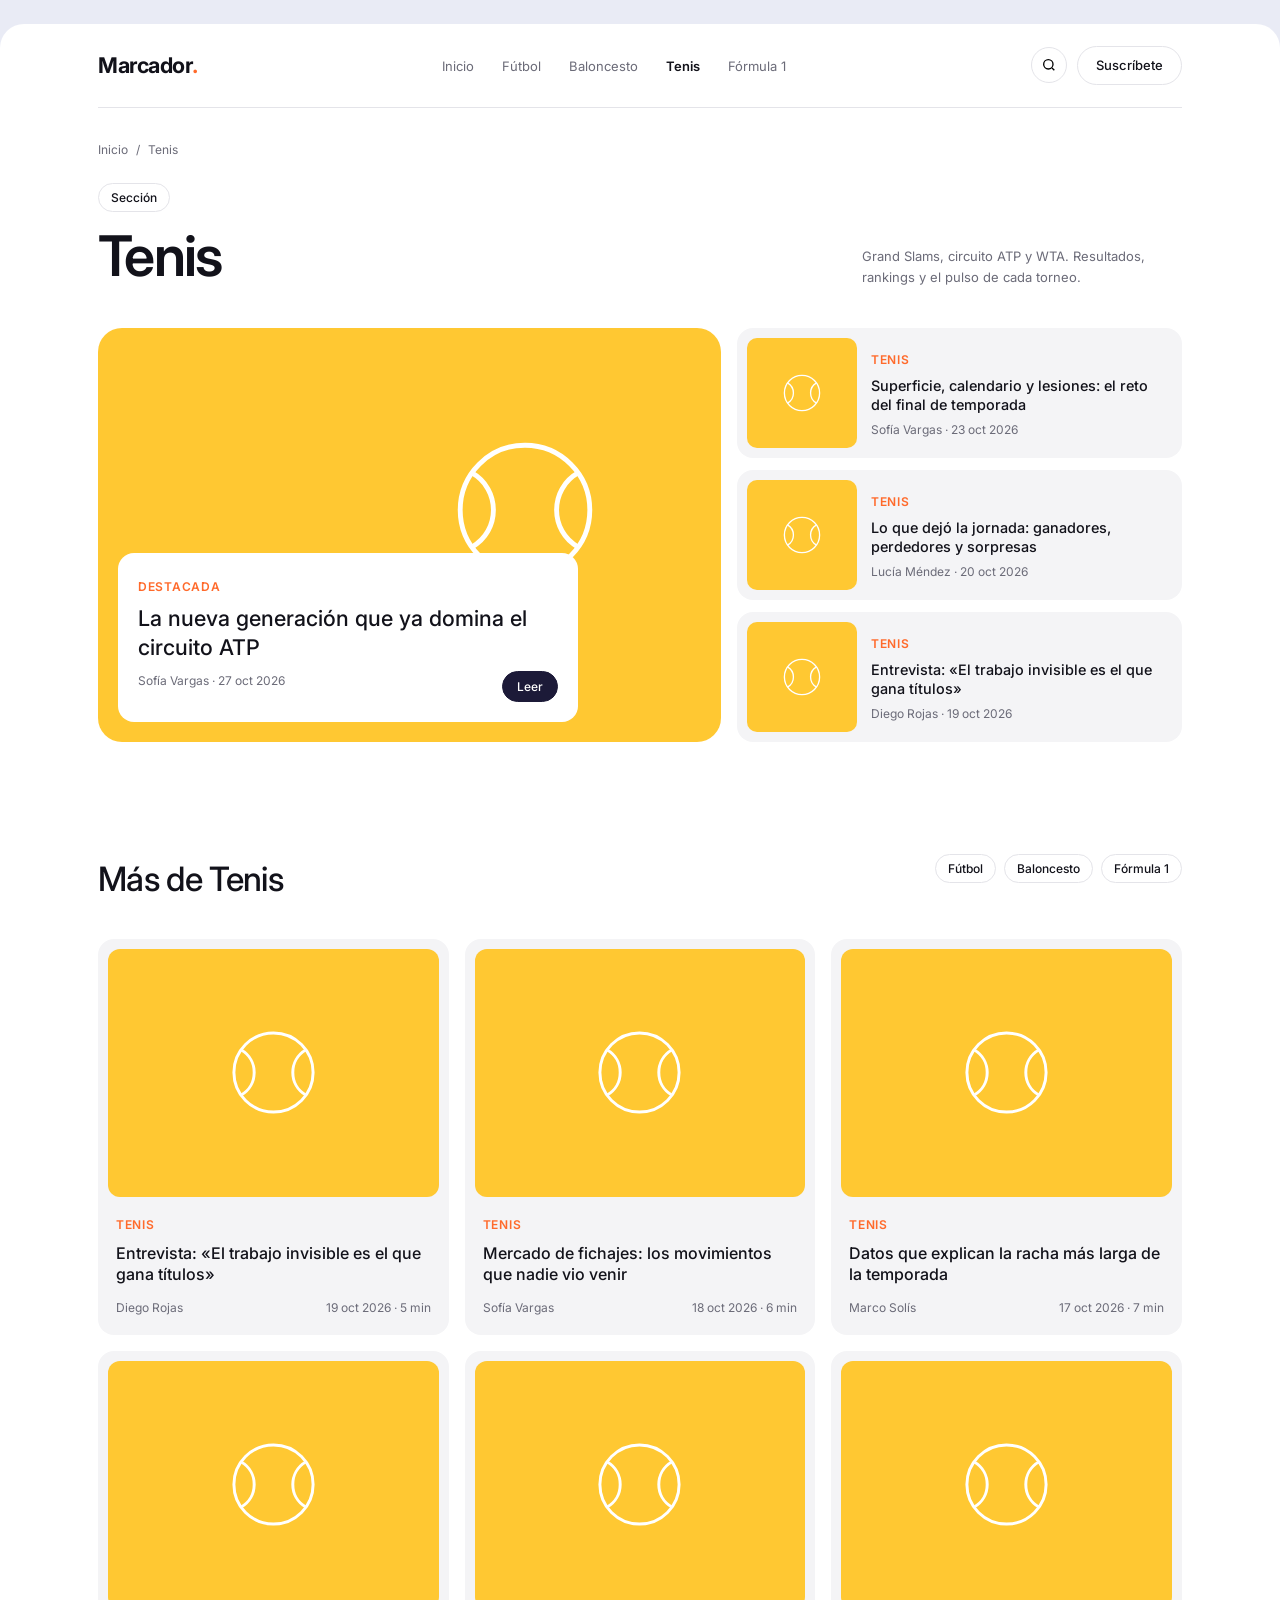
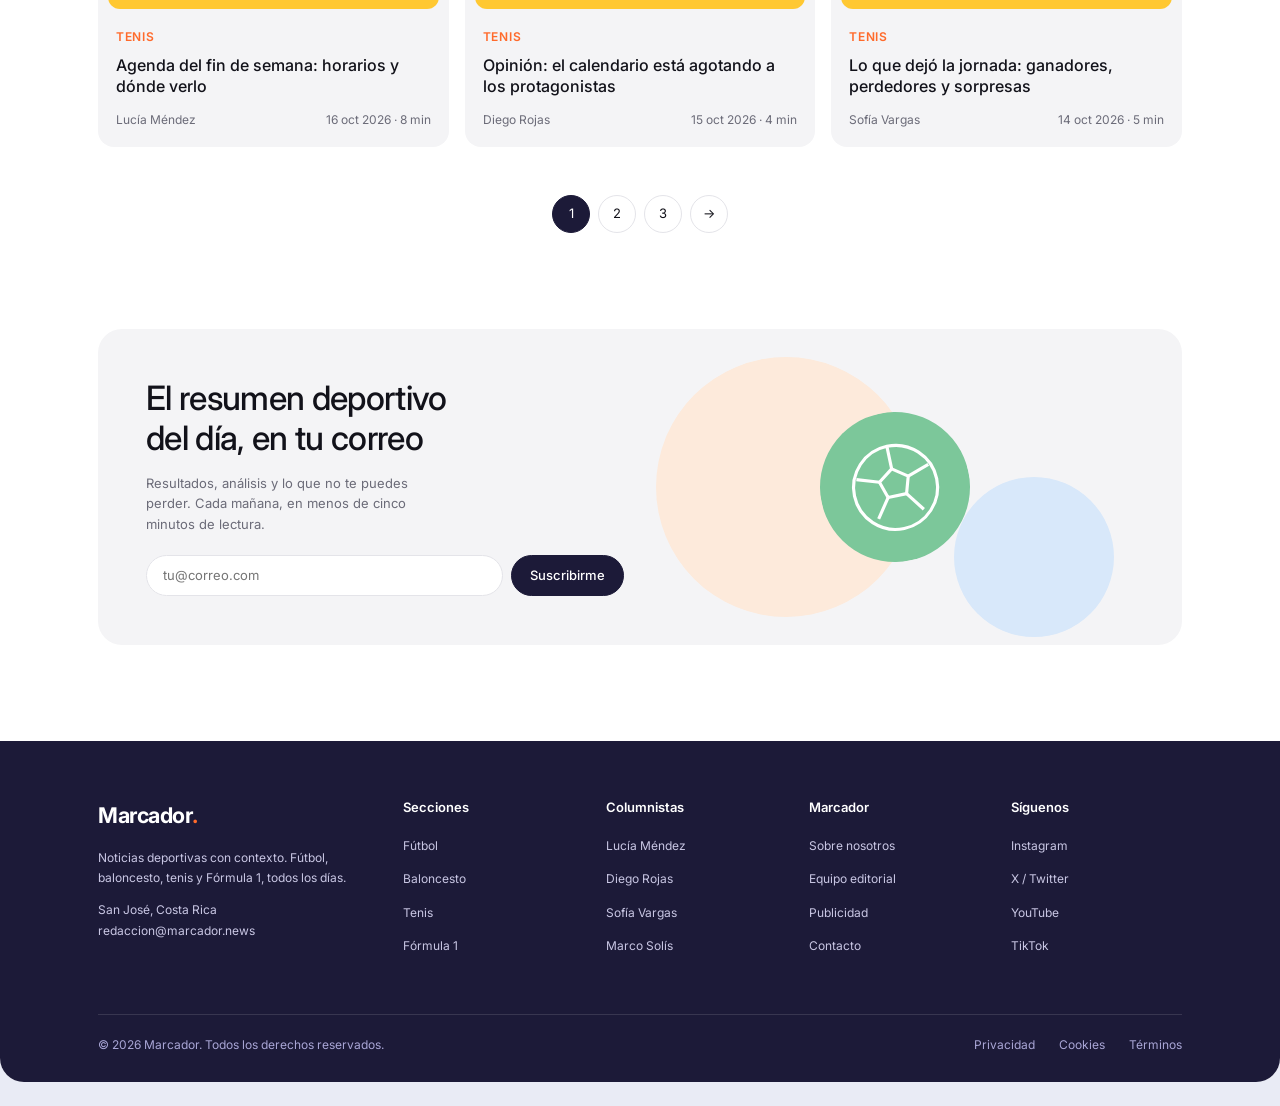
<file: categoria-tenis.html>
<!DOCTYPE html>
<html lang="es">
<head>
  <meta charset="UTF-8">
  <meta name="viewport" content="width=device-width, initial-scale=1.0">
  <title>Tenis · Marcador</title>
  <meta name="description" content="Grand Slams, circuito ATP y WTA. Resultados, rankings y el pulso de cada torneo.">
  <link rel="preconnect" href="https://fonts.googleapis.com">
  <link rel="preconnect" href="https://fonts.gstatic.com" crossorigin>
  <link href="https://fonts.googleapis.com/css2?family=Inter:wght@300;400;500;600;700&display=swap" rel="stylesheet">
  <link rel="stylesheet" href="css/styles.css">
</head>
<body>
<div class="page">
  <div class="container">
    <header class="site-header">
      <a href="index.html" class="logo">Marcador<span>.</span></a>
      <nav class="main-nav" id="main-nav" aria-label="Principal">
        <ul>
          <li><a href="index.html">Inicio</a></li>
          <li><a href="categoria-futbol.html">Fútbol</a></li>
          <li><a href="categoria-baloncesto.html">Baloncesto</a></li>
          <li><a href="categoria-tenis.html" aria-current="page">Tenis</a></li>
          <li><a href="categoria-f1.html">Fórmula 1</a></li>
        </ul>
      </nav>
      <div class="header-actions">
        <button class="icon-btn" aria-label="Buscar"><svg viewBox="0 0 24 24" fill="none" stroke="currentColor" stroke-width="2"><circle cx="11" cy="11" r="7"/><path d="m20 20-3.5-3.5"/></svg></button>
        <a href="#newsletter" class="btn">Suscríbete</a>
        <button class="icon-btn menu-toggle" aria-label="Abrir menú" aria-controls="main-nav" aria-expanded="false"><svg viewBox="0 0 24 24" fill="none" stroke="currentColor" stroke-width="2"><path d="M4 7h16M4 12h16M4 17h16"/></svg></button>
      </div>
    </header>

    <nav class="breadcrumb" aria-label="Ruta"><a href="index.html">Inicio</a><span>/</span><span>Tenis</span></nav>

    <section class="archive-head">
      <div>
        <span class="pill">Sección</span>
        <h1 style="margin-top:14px"><strong>Tenis</strong></h1>
      </div>
      <p>Grand Slams, circuito ATP y WTA. Resultados, rankings y el pulso de cada torneo.</p>
    </section>

    <section class="archive-lead">
      <article class="lead-card">
        <div class="media media--tenis" role="img" aria-label="Imagen de Tenis"></div>
        <div class="lead-card__caption">
          <span class="post-card__cat">Destacada</span>
          <h2>La nueva generación que ya domina el circuito ATP</h2>
          <div class="post-card__meta"><span>Sofía Vargas · 27 oct 2026</span><a href="articulo.html" class="btn btn--dark btn--sm">Leer</a></div>
        </div>
      </article>
      <div class="side-list">
          <a href="articulo.html" class="side-item">
            <div class="media media--tenis" role="img" aria-label="Imagen de Tenis"></div>
            <div>
              <span class="post-card__cat">Tenis</span>
              <h3>Superficie, calendario y lesiones: el reto del final de temporada</h3>
              <div class="post-card__meta"><span>Sofía Vargas · 23 oct 2026</span></div>
            </div>
          </a>
          <a href="articulo.html" class="side-item">
            <div class="media media--tenis" role="img" aria-label="Imagen de Tenis"></div>
            <div>
              <span class="post-card__cat">Tenis</span>
              <h3>Lo que dejó la jornada: ganadores, perdedores y sorpresas</h3>
              <div class="post-card__meta"><span>Lucía Méndez · 20 oct 2026</span></div>
            </div>
          </a>
          <a href="articulo.html" class="side-item">
            <div class="media media--tenis" role="img" aria-label="Imagen de Tenis"></div>
            <div>
              <span class="post-card__cat">Tenis</span>
              <h3>Entrevista: «El trabajo invisible es el que gana títulos»</h3>
              <div class="post-card__meta"><span>Diego Rojas · 19 oct 2026</span></div>
            </div>
          </a>
      </div>
    </section>

    <section class="section">
      <div class="section-head">
        <h2 class="section-title">Más de Tenis</h2>
        <div class="filters" style="margin:0">
        <a href="categoria-futbol.html" class="pill">Fútbol</a>
        <a href="categoria-baloncesto.html" class="pill">Baloncesto</a>
        <a href="categoria-f1.html" class="pill">Fórmula 1</a>
        </div>
      </div>
      <div class="post-grid">
        <article class="post-card" data-cat="tenis">
          <a href="articulo.html">
            <div class="media media--tenis" role="img" aria-label="Imagen de Tenis"></div>
            <div class="post-card__body">
              <span class="post-card__cat">Tenis</span>
              <h3 class="post-card__title">Entrevista: «El trabajo invisible es el que gana títulos»</h3>
              <div class="post-card__meta"><span>Diego Rojas</span><span>19 oct 2026 · 5 min</span></div>
            </div>
          </a>
        </article>
        <article class="post-card" data-cat="tenis">
          <a href="articulo.html">
            <div class="media media--tenis" role="img" aria-label="Imagen de Tenis"></div>
            <div class="post-card__body">
              <span class="post-card__cat">Tenis</span>
              <h3 class="post-card__title">Mercado de fichajes: los movimientos que nadie vio venir</h3>
              <div class="post-card__meta"><span>Sofía Vargas</span><span>18 oct 2026 · 6 min</span></div>
            </div>
          </a>
        </article>
        <article class="post-card" data-cat="tenis">
          <a href="articulo.html">
            <div class="media media--tenis" role="img" aria-label="Imagen de Tenis"></div>
            <div class="post-card__body">
              <span class="post-card__cat">Tenis</span>
              <h3 class="post-card__title">Datos que explican la racha más larga de la temporada</h3>
              <div class="post-card__meta"><span>Marco Solís</span><span>17 oct 2026 · 7 min</span></div>
            </div>
          </a>
        </article>
        <article class="post-card" data-cat="tenis">
          <a href="articulo.html">
            <div class="media media--tenis" role="img" aria-label="Imagen de Tenis"></div>
            <div class="post-card__body">
              <span class="post-card__cat">Tenis</span>
              <h3 class="post-card__title">Agenda del fin de semana: horarios y dónde verlo</h3>
              <div class="post-card__meta"><span>Lucía Méndez</span><span>16 oct 2026 · 8 min</span></div>
            </div>
          </a>
        </article>
        <article class="post-card" data-cat="tenis">
          <a href="articulo.html">
            <div class="media media--tenis" role="img" aria-label="Imagen de Tenis"></div>
            <div class="post-card__body">
              <span class="post-card__cat">Tenis</span>
              <h3 class="post-card__title">Opinión: el calendario está agotando a los protagonistas</h3>
              <div class="post-card__meta"><span>Diego Rojas</span><span>15 oct 2026 · 4 min</span></div>
            </div>
          </a>
        </article>
        <article class="post-card" data-cat="tenis">
          <a href="articulo.html">
            <div class="media media--tenis" role="img" aria-label="Imagen de Tenis"></div>
            <div class="post-card__body">
              <span class="post-card__cat">Tenis</span>
              <h3 class="post-card__title">Lo que dejó la jornada: ganadores, perdedores y sorpresas</h3>
              <div class="post-card__meta"><span>Sofía Vargas</span><span>14 oct 2026 · 5 min</span></div>
            </div>
          </a>
        </article>
      </div>
      <nav class="pagination" aria-label="Paginación">
        <a href="#" class="is-active" aria-current="page">1</a><a href="#">2</a><a href="#">3</a><a href="#" aria-label="Siguiente">→</a>
      </nav>
    </section>

    <section class="section" id="newsletter">
      <div class="banner">
        <div>
          <h2>El resumen deportivo<br>del día, en tu correo</h2>
          <p>Resultados, análisis y lo que no te puedes perder. Cada mañana, en menos de cinco minutos de lectura.</p>
          <form class="banner__form" onsubmit="event.preventDefault()">
            <label class="sr-only" for="nl-email">Correo electrónico</label>
            <input id="nl-email" type="email" placeholder="tu@correo.com" required>
            <button class="btn btn--dark" type="submit">Suscribirme</button>
          </form>
        </div>
        <div class="banner__art" aria-hidden="true">
          <span class="banner__circle banner__circle--peach"></span>
          <span class="banner__circle banner__circle--blue"></span>
          <span class="banner__ball media media--futbol"></span>
        </div>
      </div>
    </section>
  </div>

  <footer class="site-footer">
    <div class="container">
      <div class="footer-grid">
        <div class="footer-about">
          <a href="index.html" class="logo">Marcador<span>.</span></a>
          <p>Noticias deportivas con contexto. Fútbol, baloncesto, tenis y Fórmula 1, todos los días.</p>
          <p>San José, Costa Rica<br>redaccion@marcador.news</p>
        </div>
        <div>
          <h4>Secciones</h4>
          <ul>
            <li><a href="categoria-futbol.html">Fútbol</a></li>
            <li><a href="categoria-baloncesto.html">Baloncesto</a></li>
            <li><a href="categoria-tenis.html">Tenis</a></li>
            <li><a href="categoria-f1.html">Fórmula 1</a></li>
          </ul>
        </div>
        <div>
          <h4>Columnistas</h4>
          <ul>
            <li><a href="autor.html">Lucía Méndez</a></li>
            <li><a href="autor.html">Diego Rojas</a></li>
            <li><a href="autor.html">Sofía Vargas</a></li>
            <li><a href="autor.html">Marco Solís</a></li>
          </ul>
        </div>
        <div>
          <h4>Marcador</h4>
          <ul>
            <li><a href="#">Sobre nosotros</a></li>
            <li><a href="#">Equipo editorial</a></li>
            <li><a href="#">Publicidad</a></li>
            <li><a href="#">Contacto</a></li>
          </ul>
        </div>
        <div>
          <h4>Síguenos</h4>
          <ul>
            <li><a href="#">Instagram</a></li>
            <li><a href="#">X / Twitter</a></li>
            <li><a href="#">YouTube</a></li>
            <li><a href="#">TikTok</a></li>
          </ul>
        </div>
      </div>
      <div class="footer-bottom">
        <span>© 2026 Marcador. Todos los derechos reservados.</span>
        <nav aria-label="Legal">
          <a href="#">Privacidad</a>
          <a href="#">Cookies</a>
          <a href="#">Términos</a>
        </nav>
      </div>
    </div>
  </footer>
</div>
<script src="js/main.js"></script>
</body>
</html>
</file>
<file: css/styles.css>
/* =========================================================
   MARCADOR — Sitio de noticias deportivas
   Design tokens inspirados en la referencia visual
   ========================================================= */

:root {
  /* Colores base */
  --color-bg: #e9ebf5;
  --color-surface: #ffffff;
  --color-surface-muted: #f4f4f6;
  --color-border: #e4e4e9;
  --color-text: #12121a;
  --color-text-muted: #6b6b78;
  --color-dark: #1c1a38;

  /* Acentos (tarjetas de color) */
  --color-yellow: #ffc832;
  --color-orange: #ff6a2b;
  --color-blue: #9fc4ef;
  --color-sky: #3f8fd8;
  --color-peach: #fdeadb;
  --color-green: #7cc79a;
  --color-star: #f5b301;

  /* Tipografía */
  --font-sans: "Inter", system-ui, -apple-system, "Segoe UI", sans-serif;
  --fs-display: clamp(2.25rem, 5vw, 3.5rem);
  --fs-h1: clamp(2rem, 4vw, 2.75rem);
  --fs-h2: clamp(1.6rem, 3vw, 2.1rem);
  --fs-h3: 1.25rem;
  --fs-body: 1rem;
  --fs-button: 0.875rem;
  --fs-small: 0.8125rem;
  --fs-xs: 0.75rem;

  /* Radios y espacios */
  --radius-sm: 10px;
  --radius-md: 16px;
  --radius-lg: 24px;
  --radius-pill: 999px;
  --space-section: clamp(56px, 8vw, 96px);
  --container: 1180px;
  --gutter: clamp(16px, 4vw, 48px);

  --shadow-card: 0 12px 32px rgba(18, 18, 26, 0.08);
}

/* ---------- Reset ---------- */
*,
*::before,
*::after { box-sizing: border-box; }

html { scroll-behavior: smooth; }

body {
  margin: 0;
  font-family: var(--font-sans);
  font-size: var(--fs-body);
  line-height: 1.6;
  color: var(--color-text);
  background: var(--color-bg);
  -webkit-font-smoothing: antialiased;
}

img { max-width: 100%; display: block; }
a { color: inherit; text-decoration: none; }
h1, h2, h3, h4, p { margin: 0; }
ul { margin: 0; padding: 0; list-style: none; }
button { font: inherit; cursor: pointer; }

.sr-only {
  position: absolute; width: 1px; height: 1px; padding: 0; margin: -1px;
  overflow: hidden; clip: rect(0,0,0,0); white-space: nowrap; border: 0;
}

/* ---------- Layout ---------- */
.page {
  max-width: 1280px;
  margin: 24px auto;
  background: var(--color-surface);
  border-radius: var(--radius-lg);
  overflow: hidden;
}

.container {
  max-width: var(--container);
  margin: 0 auto;
  padding: 0 var(--gutter);
}

.section { padding-top: var(--space-section); }

/* ---------- Botones / pills ---------- */
.btn {
  display: inline-flex;
  align-items: center;
  gap: 8px;
  padding: 8px 18px;
  border-radius: var(--radius-pill);
  border: 1px solid var(--color-border);
  background: var(--color-surface);
  font-size: var(--fs-small);
  font-weight: 500;
  color: var(--color-text);
  transition: background .2s, color .2s, border-color .2s;
}
.btn:hover { border-color: var(--color-text); }

.btn--dark {
  background: var(--color-dark);
  border-color: var(--color-dark);
  color: #fff;
}
.btn--dark:hover { background: #2e2b55; }

.btn--sm { padding: 5px 14px; font-size: var(--fs-xs); }

.pill {
  display: inline-block;
  padding: 4px 12px;
  border-radius: var(--radius-pill);
  border: 1px solid var(--color-border);
  font-size: var(--fs-xs);
  font-weight: 500;
  background: var(--color-surface);
}
.pill.is-active { background: var(--color-dark); color: #fff; border-color: var(--color-dark); }

.icon-btn {
  width: 36px; height: 36px;
  display: inline-grid; place-items: center;
  border-radius: 50%;
  border: 1px solid var(--color-border);
  background: var(--color-surface);
}
.icon-btn svg { width: 16px; height: 16px; }

/* ---------- Header ---------- */
.site-header {
  display: flex;
  align-items: center;
  justify-content: space-between;
  gap: 24px;
  padding: 22px 0;
  border-bottom: 1px solid var(--color-border);
}

.logo { font-size: 1.35rem; font-weight: 700; letter-spacing: -0.02em; }
.logo span { color: var(--color-orange); }

.main-nav ul { display: flex; gap: 28px; }
.main-nav a { font-size: var(--fs-small); color: var(--color-text-muted); }
.main-nav a:hover,
.main-nav a[aria-current="page"] { color: var(--color-text); font-weight: 600; }

.header-actions { display: flex; align-items: center; gap: 10px; }

.menu-toggle { display: none; }

/* ---------- Hero (Home) ---------- */
.hero {
  display: flex;
  justify-content: space-between;
  align-items: flex-end;
  gap: 32px;
  padding: 48px 0 40px;
}

.hero__title {
  font-size: var(--fs-display);
  font-weight: 300;
  line-height: 1.12;
  letter-spacing: -0.03em;
  max-width: 720px;
}
.hero__title strong { font-weight: 600; }
.hero__title .arrow { display: inline-block; font-weight: 300; margin: 0 12px; }
.hero__title .btn { font-size: var(--fs-button); font-weight: 700; letter-spacing: normal; }

.readers { text-align: center; flex-shrink: 0; }
.avatars { display: flex; justify-content: center; margin-bottom: 8px; }
.avatar {
  width: 40px; height: 40px;
  border-radius: 50%;
  border: 2px solid #fff;
  display: grid; place-items: center;
  font-size: var(--fs-xs); font-weight: 600; color: var(--color-surface);
  margin-left: -10px;
}
.avatar:first-child { margin-left: 0; }
.readers strong { display: block; font-size: 1.15rem; }
.readers span { font-size: var(--fs-small); color: var(--color-text-muted); }

/* ---------- Media placeholders (imágenes por deporte) ---------- */
.media {
  position: relative;
  border-radius: var(--radius-md);
  overflow: hidden;
  background-repeat: no-repeat;
  background-position: center;
  background-size: 38%;
  aspect-ratio: 4 / 3;
}
.media--futbol {
  background-color: var(--color-green);
  background-image: url("data:image/svg+xml,%3Csvg xmlns='http://www.w3.org/2000/svg' viewBox='0 0 100 100' fill='none' stroke='white' stroke-width='3' stroke-linejoin='round'%3E%3Ccircle cx='50' cy='50' r='40'/%3E%3Cpath d='M50 32l14 10-5 16H41l-5-16z'/%3E%3Cpath d='M50 10v22M64 42l21-7M59 58l13 18M41 58L28 76M36 42l-21-7'/%3E%3C/svg%3E");
}
.media--baloncesto {
  background-color: var(--color-orange);
  background-image: url("data:image/svg+xml,%3Csvg xmlns='http://www.w3.org/2000/svg' viewBox='0 0 100 100' fill='none' stroke='white' stroke-width='3'%3E%3Ccircle cx='50' cy='50' r='40'/%3E%3Cpath d='M50 10v80M10 50h80M23 22c16 14 16 42 0 56M77 22c-16 14-16 42 0 56'/%3E%3C/svg%3E");
}
.media--tenis {
  background-color: var(--color-yellow);
  background-image: url("data:image/svg+xml,%3Csvg xmlns='http://www.w3.org/2000/svg' viewBox='0 0 100 100' fill='none' stroke='white' stroke-width='3'%3E%3Ccircle cx='50' cy='50' r='40'/%3E%3Cpath d='M17 27c18 10 18 36 0 46M83 27c-18 10-18 36 0 46'/%3E%3C/svg%3E");
}
.media--f1 {
  background-color: var(--color-sky);
  background-image: url("data:image/svg+xml,%3Csvg xmlns='http://www.w3.org/2000/svg' viewBox='0 0 100 100' fill='none' stroke='white' stroke-width='3'%3E%3Cpath d='M22 90V12'/%3E%3Cpath d='M22 14h58v42H22z'/%3E%3Cg fill='white' stroke='none'%3E%3Crect x='22' y='14' width='14.5' height='14'/%3E%3Crect x='51' y='14' width='14.5' height='14'/%3E%3Crect x='36.5' y='28' width='14.5' height='14'/%3E%3Crect x='65.5' y='28' width='14.5' height='14'/%3E%3Crect x='22' y='42' width='14.5' height='14'/%3E%3Crect x='51' y='42' width='14.5' height='14'/%3E%3C/g%3E%3C/svg%3E");
}
.media--peach { background-color: var(--color-peach); }

.media--tall { aspect-ratio: 3 / 4; }
.media--wide { aspect-ratio: 16 / 9; }

/* ---------- Featured cards (home) ---------- */
.featured-grid {
  display: grid;
  grid-template-columns: 1.25fr 1fr 1fr;
  gap: 16px;
}

.feature-card { position: relative; }
.feature-card .media { aspect-ratio: auto; height: 320px; border-radius: var(--radius-lg); background-size: 32%; background-position: 70% 40%; }

.feature-card__like {
  position: absolute; top: 16px; left: 16px;
  width: 34px; height: 34px; border-radius: 50%;
  display: grid; place-items: center;
  background: rgba(255,255,255,.9);
}
.feature-card__like svg { width: 16px; height: 16px; }

.feature-card__cta { position: absolute; top: 16px; right: 16px; }
.feature-card__cta .btn { background: rgba(255,255,255,.25); border-color: rgba(18,18,26,.4); backdrop-filter: blur(4px); }

.feature-card__caption {
  position: absolute; left: 16px; bottom: 16px;
  max-width: 70%;
  background: #fff;
  border-radius: var(--radius-md);
  padding: 12px 16px;
  font-size: 0.95rem;
  line-height: 1.35;
}
.feature-card__caption small {
  display: block;
  font-size: var(--fs-xs);
  color: var(--color-text-muted);
  margin-bottom: 4px;
}

.slider-bar {
  display: flex; align-items: center; gap: 16px;
  margin-top: 40px;
}
.slider-bar__track { flex: 1; height: 2px; background: var(--color-border); position: relative; }
.slider-bar__track::before { content: ""; position: absolute; left: 0; top: -1px; height: 3px; width: 28%; background: var(--color-text); border-radius: 2px; }

/* ---------- Section heading ---------- */
.section-head {
  display: flex; justify-content: space-between; align-items: flex-end;
  gap: 32px; margin-bottom: 40px;
}
.section-head .pill { margin-bottom: 16px; }
.section-title { font-size: var(--fs-h2); font-weight: 500; line-height: 1.2; letter-spacing: -0.02em; }
.section-head__aside { max-width: 260px; font-size: var(--fs-small); color: var(--color-text-muted); }
.section-head__aside .btn { margin-top: 14px; }

.carousel-arrows { display: flex; gap: 8px; justify-content: flex-end; margin-bottom: 16px; }

/* ---------- Trending (staggered) ---------- */
.trending-grid {
  display: grid;
  grid-template-columns: repeat(4, 1fr);
  gap: 16px;
  align-items: end;
}
.trend-card .media { margin-bottom: 14px; }
.trend-card:nth-child(1) .media { aspect-ratio: 1 / 1.05; }
.trend-card:nth-child(2) .media { aspect-ratio: 1 / 1.35; }
.trend-card:nth-child(3) .media { aspect-ratio: 1 / 1.05; }
.trend-card:nth-child(4) .media { aspect-ratio: 1 / 0.9; }

.trend-card__row { display: flex; justify-content: space-between; gap: 12px; font-size: 0.9rem; font-weight: 500; line-height: 1.35; }
.trend-card__row span { color: var(--color-text-muted); font-weight: 400; white-space: nowrap; font-size: var(--fs-small); }
.trend-card__meta { font-size: var(--fs-xs); color: var(--color-text-muted); margin-top: 4px; }

/* ---------- Why / accordion ---------- */
.why {
  display: grid;
  grid-template-columns: 1fr 1fr;
  gap: 16px;
}
.why .media { aspect-ratio: auto; height: 100%; min-height: 420px; border-radius: var(--radius-lg); background-size: 30%; }

.why__panel {
  background: var(--color-surface-muted);
  border-radius: var(--radius-lg);
  padding: 32px;
}
.why__panel h2 { font-size: var(--fs-h2); font-weight: 500; letter-spacing: -0.02em; margin-bottom: 12px; }
.why__panel > p { font-size: var(--fs-small); color: var(--color-text-muted); margin-bottom: 24px; }

.accordion details { border-bottom: 1px solid #d6d6dd; padding: 16px 0; }
.accordion summary {
  list-style: none;
  display: flex; justify-content: space-between; align-items: center;
  font-size: 0.9rem; font-weight: 500; cursor: pointer;
}
.accordion summary::-webkit-details-marker { display: none; }
.accordion summary::after { content: "+"; font-size: 1.2rem; font-weight: 300; }
.accordion details[open] summary::after { content: "–"; }
.accordion details p { font-size: var(--fs-small); color: var(--color-text-muted); margin-top: 8px; }

/* ---------- Category tiles ---------- */
.cat-grid {
  display: grid;
  grid-template-columns: repeat(3, 1fr) 1.3fr;
  gap: 16px;
  margin-top: 16px;
}
.cat-tile {
  background: var(--color-surface-muted);
  border-radius: var(--radius-md);
  padding: 20px;
  display: flex; flex-direction: column; justify-content: space-between;
  min-height: 190px;
}
.cat-tile--peach { background: var(--color-peach); }
.cat-tile h3 { font-size: var(--fs-h3); font-weight: 500; line-height: 1.25; margin-bottom: 10px; }
.cat-tile p { font-size: var(--fs-xs); color: var(--color-text-muted); margin-bottom: 14px; }
.cat-tile .btn { align-self: flex-end; }

.promo-tile {
  position: relative;
  border-radius: var(--radius-md);
  overflow: hidden;
  min-height: 190px;
}
.promo-tile .media { height: 100%; aspect-ratio: auto; border-radius: var(--radius-md); background-position: 20% 50%; background-size: 30%; }
.promo-tile__text {
  position: absolute; left: 20px; bottom: 16px;
  color: #fff; font-size: 1.6rem; font-weight: 500; line-height: 1.1;
}
.burst {
  position: absolute; right: 20px; top: 50%; transform: translateY(-50%);
  width: 110px; height: 110px;
  background: var(--color-orange);
  clip-path: polygon(50% 0,61% 22%,85% 15%,78% 39%,100% 50%,78% 61%,85% 85%,61% 78%,50% 100%,39% 78%,15% 85%,22% 61%,0 50%,22% 39%,15% 15%,39% 22%);
  display: grid; place-items: center; text-align: center;
  color: #fff; font-weight: 700; font-size: 0.85rem; line-height: 1.1;
}

/* ---------- Newsletter banner ---------- */
.banner {
  position: relative;
  display: grid;
  grid-template-columns: 1fr 1fr;
  align-items: center;
  gap: 32px;
  background: var(--color-surface-muted);
  border-radius: var(--radius-lg);
  padding: 48px;
  overflow: hidden;
}
.banner h2 { font-size: var(--fs-h2); font-weight: 500; line-height: 1.2; letter-spacing: -0.02em; margin-bottom: 14px; }
.banner p { font-size: var(--fs-small); color: var(--color-text-muted); max-width: 300px; margin-bottom: 20px; }

.banner__form { display: flex; gap: 8px; flex-wrap: wrap; }
.banner__form input {
  flex: 1; min-width: 180px;
  padding: 9px 16px;
  border-radius: var(--radius-pill);
  border: 1px solid var(--color-border);
  font: inherit; font-size: var(--fs-small);
  background: #fff;
}

.banner__art { position: relative; height: 220px; }
.banner__circle { position: absolute; border-radius: 50%; }
.banner__circle--peach { width: 260px; height: 260px; background: var(--color-peach); left: 0; top: -20px; }
.banner__circle--blue { width: 160px; height: 160px; background: #d8e8fa; right: 20px; bottom: -40px; }
.banner__ball {
  position: absolute; left: 50%; top: 50%; transform: translate(-50%, -50%) rotate(-12deg);
  width: 150px; height: 150px; border-radius: 50%;
  background-size: 70%;
  aspect-ratio: 1;
}

/* ---------- Post cards grid ---------- */
.filters { display: flex; flex-wrap: wrap; gap: 8px; margin-bottom: 28px; }

.post-grid {
  display: grid;
  grid-template-columns: repeat(3, 1fr);
  gap: 16px;
}

.post-card {
  background: var(--color-surface-muted);
  border-radius: var(--radius-md);
  padding: 10px 10px 18px;
  transition: transform .2s, box-shadow .2s;
}
.post-card:hover { transform: translateY(-3px); box-shadow: var(--shadow-card); }
.post-card .media { border-radius: 12px; margin-bottom: 14px; background-size: 30%; }
.post-card__body { padding: 0 8px; }
.post-card__cat { font-size: var(--fs-xs); font-weight: 600; color: var(--color-orange); text-transform: uppercase; letter-spacing: .06em; }
.post-card__title { font-size: 1rem; font-weight: 500; line-height: 1.35; margin: 6px 0 12px; }
.post-card__meta { display: flex; justify-content: space-between; font-size: var(--fs-xs); color: var(--color-text-muted); }

/* ---------- Columnists (testimonials) ---------- */
.columnists { position: relative; }
.columnists h2 { text-align: center; margin-bottom: 40px; }
.columnists__track {
  display: grid;
  grid-template-columns: repeat(2, minmax(0, 360px));
  justify-content: center;
  gap: 24px;
}
.columnists__nav { position: absolute; top: 55%; width: 100%; display: flex; justify-content: space-between; pointer-events: none; }
.columnists__nav .icon-btn { pointer-events: auto; }

.quote-card {
  background: #fff;
  border-radius: var(--radius-md);
  padding: 22px;
  box-shadow: var(--shadow-card);
}
.quote-card__head { display: flex; align-items: center; gap: 12px; margin-bottom: 16px; }
.quote-card__head .avatar { margin: 0; width: 42px; height: 42px; }
.quote-card__head strong { display: block; font-size: 0.9rem; font-weight: 600; }
.quote-card__head span { font-size: var(--fs-xs); color: var(--color-text-muted); }
.quote-card__head .stars { margin-left: auto; color: var(--color-star); letter-spacing: 2px; }
.quote-card h3 { font-size: 0.95rem; font-weight: 600; margin-bottom: 8px; }
.quote-card p { font-size: var(--fs-small); color: var(--color-text-muted); }

/* ---------- Breadcrumb + page heading (archives) ---------- */
.breadcrumb { display: flex; gap: 8px; font-size: var(--fs-xs); color: var(--color-text-muted); padding-top: 32px; }
.breadcrumb a:hover { color: var(--color-text); }

.archive-head {
  display: flex; justify-content: space-between; align-items: flex-end;
  gap: 32px; padding: 24px 0 40px;
}
.archive-head h1 { font-size: var(--fs-display); font-weight: 300; letter-spacing: -0.03em; line-height: 1.1; }
.archive-head h1 strong { font-weight: 600; }
.archive-head p { max-width: 320px; font-size: var(--fs-small); color: var(--color-text-muted); }

.archive-lead {
  display: grid;
  grid-template-columns: 1.4fr 1fr;
  gap: 16px;
  margin-bottom: 16px;
}
.lead-card { position: relative; }
.lead-card .media { aspect-ratio: auto; height: 100%; min-height: 380px; border-radius: var(--radius-lg); background-size: 26%; background-position: 75% 40%; }
.lead-card__caption {
  position: absolute; left: 20px; right: 20px; bottom: 20px;
  background: #fff; border-radius: var(--radius-md); padding: 20px;
  max-width: 460px;
}
.lead-card__caption h2 { font-size: 1.35rem; font-weight: 500; line-height: 1.3; margin: 6px 0 10px; }

.side-list { display: flex; flex-direction: column; gap: 12px; }
.side-item {
  display: grid; grid-template-columns: 110px 1fr; gap: 14px; align-items: center;
  background: var(--color-surface-muted);
  border-radius: var(--radius-md);
  padding: 10px;
}
.side-item .media { aspect-ratio: 1; border-radius: 10px; background-size: 40%; }
.side-item h3 { font-size: 0.9rem; font-weight: 500; line-height: 1.35; margin: 4px 0 6px; }

.pagination { display: flex; justify-content: center; gap: 8px; padding-top: 48px; }
.pagination a {
  width: 38px; height: 38px; display: grid; place-items: center;
  border-radius: 50%; border: 1px solid var(--color-border); font-size: var(--fs-small);
}
.pagination a.is-active { background: var(--color-dark); color: #fff; border-color: var(--color-dark); }

/* ---------- Author profile ---------- */
.author-hero {
  display: grid;
  grid-template-columns: auto 1fr auto;
  gap: 32px;
  align-items: center;
  background: var(--color-surface-muted);
  border-radius: var(--radius-lg);
  padding: 40px;
  margin: 24px 0 var(--space-section);
}
.author-hero__avatar {
  width: 140px; height: 140px; border-radius: 50%;
  background: var(--color-orange);
  display: grid; place-items: center;
  color: #fff; font-size: 2.5rem; font-weight: 600;
  border: 6px solid #fff;
}
.author-hero h1 { font-size: var(--fs-h1); font-weight: 500; letter-spacing: -0.02em; line-height: 1.15; }
.author-hero__role { font-size: var(--fs-small); color: var(--color-orange); font-weight: 600; margin: 6px 0 12px; }
.author-hero__bio { font-size: 0.92rem; color: var(--color-text-muted); max-width: 520px; }
.author-hero__social { display: flex; gap: 8px; margin-top: 18px; }

.stats { display: grid; grid-template-columns: repeat(3, auto); gap: 12px; }
.stat { background: #fff; border-radius: var(--radius-md); padding: 16px 20px; text-align: center; }
.stat strong { display: block; font-size: 1.5rem; font-weight: 600; }
.stat span { font-size: var(--fs-xs); color: var(--color-text-muted); }

/* ---------- Single post ---------- */
.article-head { max-width: 820px; margin: 0 auto; text-align: center; padding: 24px 0 36px; }
.article-head .pill { margin-bottom: 18px; }
.article-head h1 { font-size: var(--fs-h1); font-weight: 500; line-height: 1.18; letter-spacing: -0.025em; }
.article-head__excerpt { font-size: 1.05rem; color: var(--color-text-muted); margin-top: 16px; }

.byline { display: inline-flex; align-items: center; gap: 12px; margin-top: 24px; text-align: left; }
.byline .avatar { margin: 0; width: 44px; height: 44px; }
.byline strong { display: block; font-size: 0.9rem; }
.byline span { font-size: var(--fs-xs); color: var(--color-text-muted); }

.article-media { border-radius: var(--radius-lg); aspect-ratio: 21 / 9; background-size: 16%; }
.figcaption { font-size: var(--fs-xs); color: var(--color-text-muted); margin-top: 10px; text-align: center; }

.article-layout {
  display: grid;
  grid-template-columns: 64px minmax(0, 720px) 1fr;
  gap: 40px;
  padding-top: 48px;
}
.share { position: sticky; top: 24px; display: flex; flex-direction: column; gap: 10px; align-self: start; }

.prose { font-size: 1.06rem; line-height: 1.8; }
.prose p { margin-bottom: 1.4em; }
.prose h2 { font-size: 1.5rem; font-weight: 500; letter-spacing: -0.015em; margin: 1.6em 0 .6em; line-height: 1.3; }
.prose ul { list-style: disc; padding-left: 1.3em; margin-bottom: 1.4em; }
.prose li { margin-bottom: .4em; }
.prose blockquote {
  margin: 2em 0;
  padding: 24px 28px;
  background: var(--color-peach);
  border-radius: var(--radius-md);
  font-size: 1.2rem;
  line-height: 1.5;
}
.prose blockquote cite { display: block; font-size: var(--fs-small); font-style: normal; color: var(--color-text-muted); margin-top: 10px; }

.tags { display: flex; flex-wrap: wrap; gap: 8px; margin: 32px 0; }

.author-box {
  display: grid; grid-template-columns: auto 1fr; gap: 20px; align-items: center;
  background: var(--color-surface-muted);
  border-radius: var(--radius-lg);
  padding: 24px;
}
.author-box .author-hero__avatar { width: 84px; height: 84px; font-size: 1.5rem; border-width: 4px; }
.author-box h3 { font-size: 1.05rem; font-weight: 600; }
.author-box p { font-size: var(--fs-small); color: var(--color-text-muted); margin: 6px 0 12px; }

.scoreboard {
  background: var(--color-dark); color: #fff;
  border-radius: var(--radius-md); padding: 20px;
  position: sticky; top: 24px;
}
.scoreboard h4 { font-size: var(--fs-xs); text-transform: uppercase; letter-spacing: .08em; color: #a9a6d6; margin-bottom: 14px; }
.score-row { display: flex; justify-content: space-between; padding: 10px 0; border-bottom: 1px solid rgba(255,255,255,.12); font-size: var(--fs-small); }
.score-row:last-child { border: 0; }
.score-row strong { font-weight: 600; }

/* ---------- Footer ---------- */
.site-footer {
  margin-top: var(--space-section);
  background: var(--color-dark);
  color: #fff;
  padding: 56px 0 28px;
}
.footer-grid {
  display: grid;
  grid-template-columns: 1.6fr repeat(4, 1fr);
  gap: 32px;
}
.site-footer .logo { color: #fff; margin-bottom: 14px; display: inline-block; }
.footer-about { font-size: var(--fs-xs); color: #c9c7e4; line-height: 1.7; }
.footer-about p + p { margin-top: 12px; }
.site-footer h4 { font-size: var(--fs-small); font-weight: 600; margin-bottom: 14px; }
.site-footer li { margin-bottom: 8px; }
.site-footer li a { font-size: var(--fs-xs); color: #c9c7e4; }
.site-footer li a:hover { color: #fff; }
.footer-bottom {
  display: flex; justify-content: space-between; gap: 16px; flex-wrap: wrap;
  margin-top: 48px; padding-top: 20px;
  border-top: 1px solid rgba(255,255,255,.12);
  font-size: var(--fs-xs); color: #a9a6d6;
}
.footer-bottom nav { display: flex; gap: 24px; }

/* ---------- Responsive ---------- */
@media (max-width: 1024px) {
  .trending-grid { grid-template-columns: repeat(2, 1fr); }
  .cat-grid { grid-template-columns: repeat(2, 1fr); }
  .footer-grid { grid-template-columns: repeat(3, 1fr); }
  .article-layout { grid-template-columns: 48px minmax(0, 1fr); }
  .article-aside { display: none; }
  .author-hero { grid-template-columns: auto 1fr; }
  .author-hero .stats { grid-column: 1 / -1; justify-content: start; }
}

@media (max-width: 760px) {
  .page { margin: 0; border-radius: 0; }
  .main-nav { display: none; }
  .main-nav.is-open {
    display: block; position: absolute; top: 72px; left: var(--gutter); right: var(--gutter);
    background: #fff; border: 1px solid var(--color-border); border-radius: var(--radius-md);
    padding: 16px; z-index: 10; box-shadow: var(--shadow-card);
  }
  .main-nav.is-open ul { flex-direction: column; gap: 14px; }
  .site-header { position: relative; }
  .menu-toggle { display: inline-grid; }
  .header-actions .btn { display: none; }

  .hero, .section-head, .archive-head { flex-direction: column; align-items: flex-start; }
  .featured-grid, .why, .banner, .archive-lead, .post-grid { grid-template-columns: 1fr; }
  .feature-card .media { height: 260px; }
  .cat-grid { grid-template-columns: 1fr; }
  .banner { padding: 28px; }
  .banner__art { height: 180px; }
  .columnists__track { grid-template-columns: 1fr; }
  .columnists__nav { display: none; }
  .footer-grid { grid-template-columns: 1fr 1fr; }
  .footer-grid > :first-child { grid-column: 1 / -1; }
  .article-layout { grid-template-columns: 1fr; }
  .share { position: static; flex-direction: row; }
  .author-hero { grid-template-columns: 1fr; padding: 28px; }
  .stats { grid-template-columns: repeat(3, 1fr); }
  .article-media { aspect-ratio: 16 / 10; background-size: 24%; }
}
</file>
